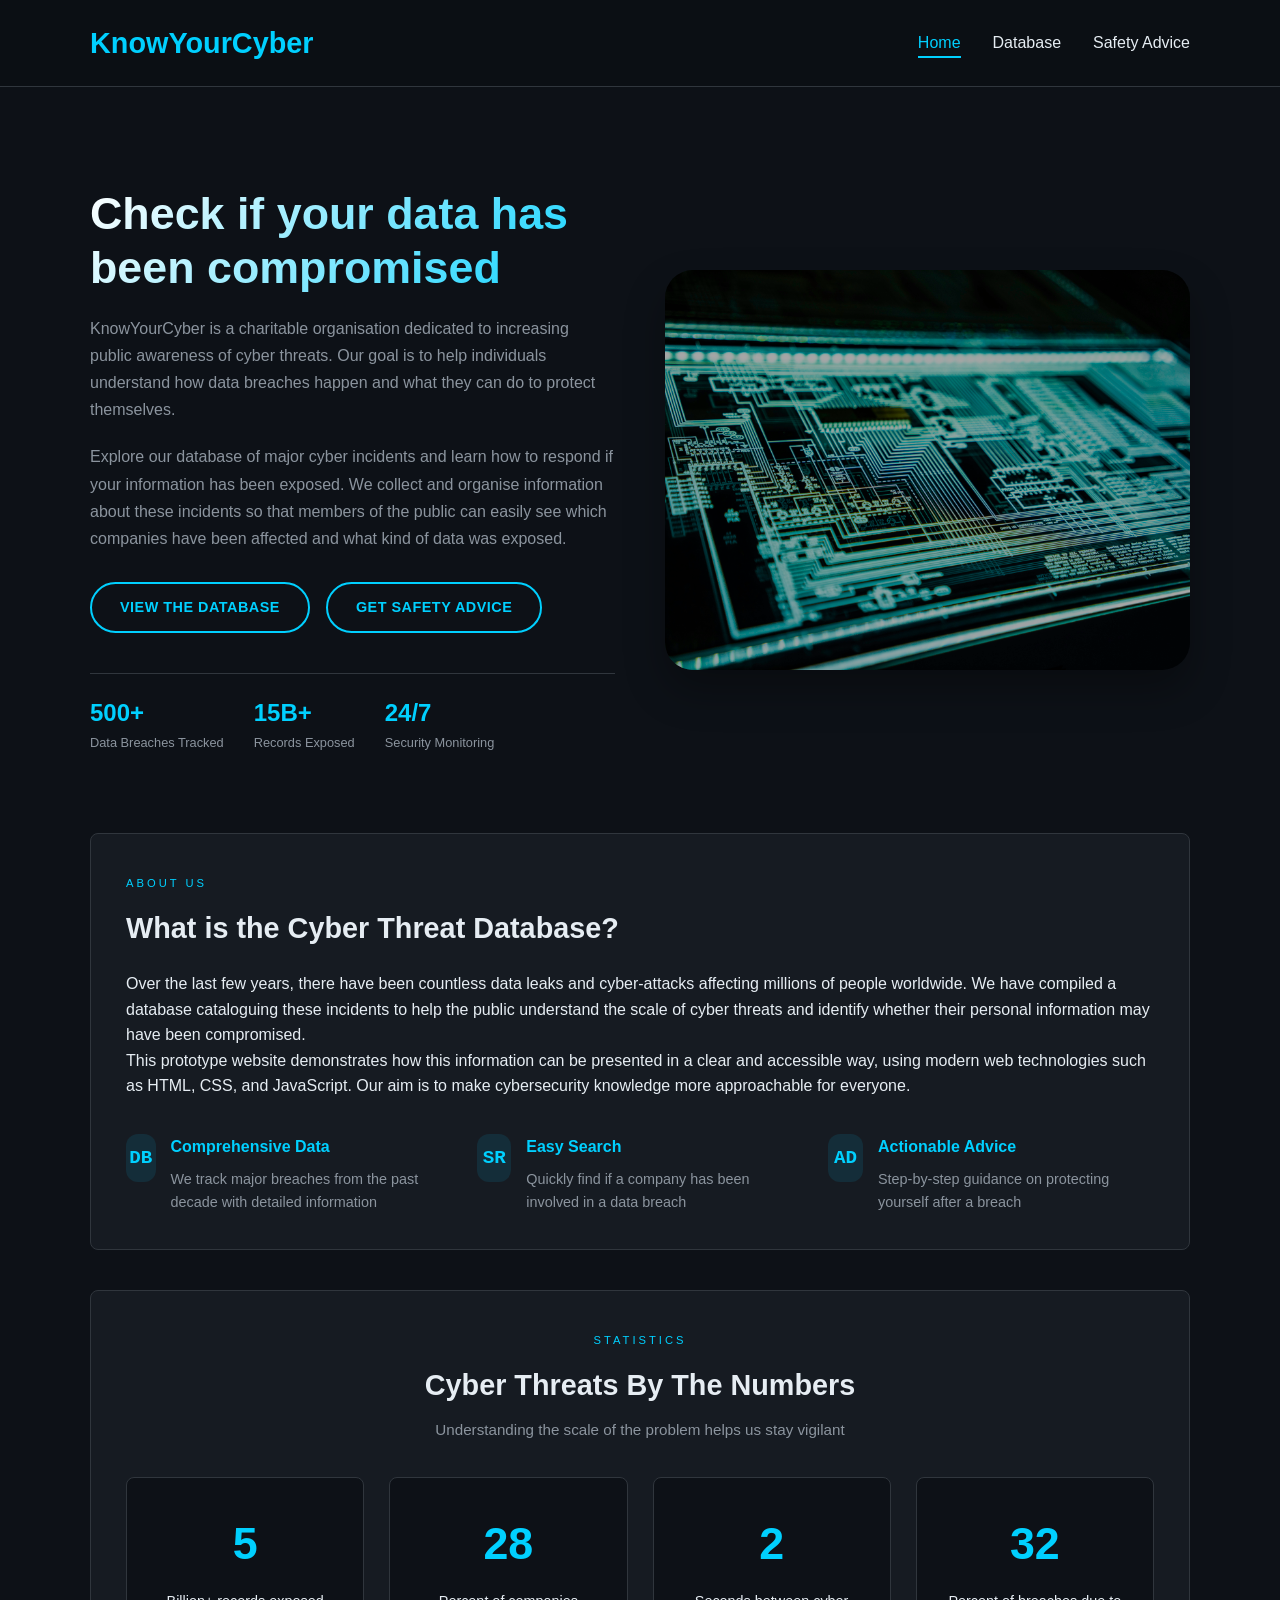
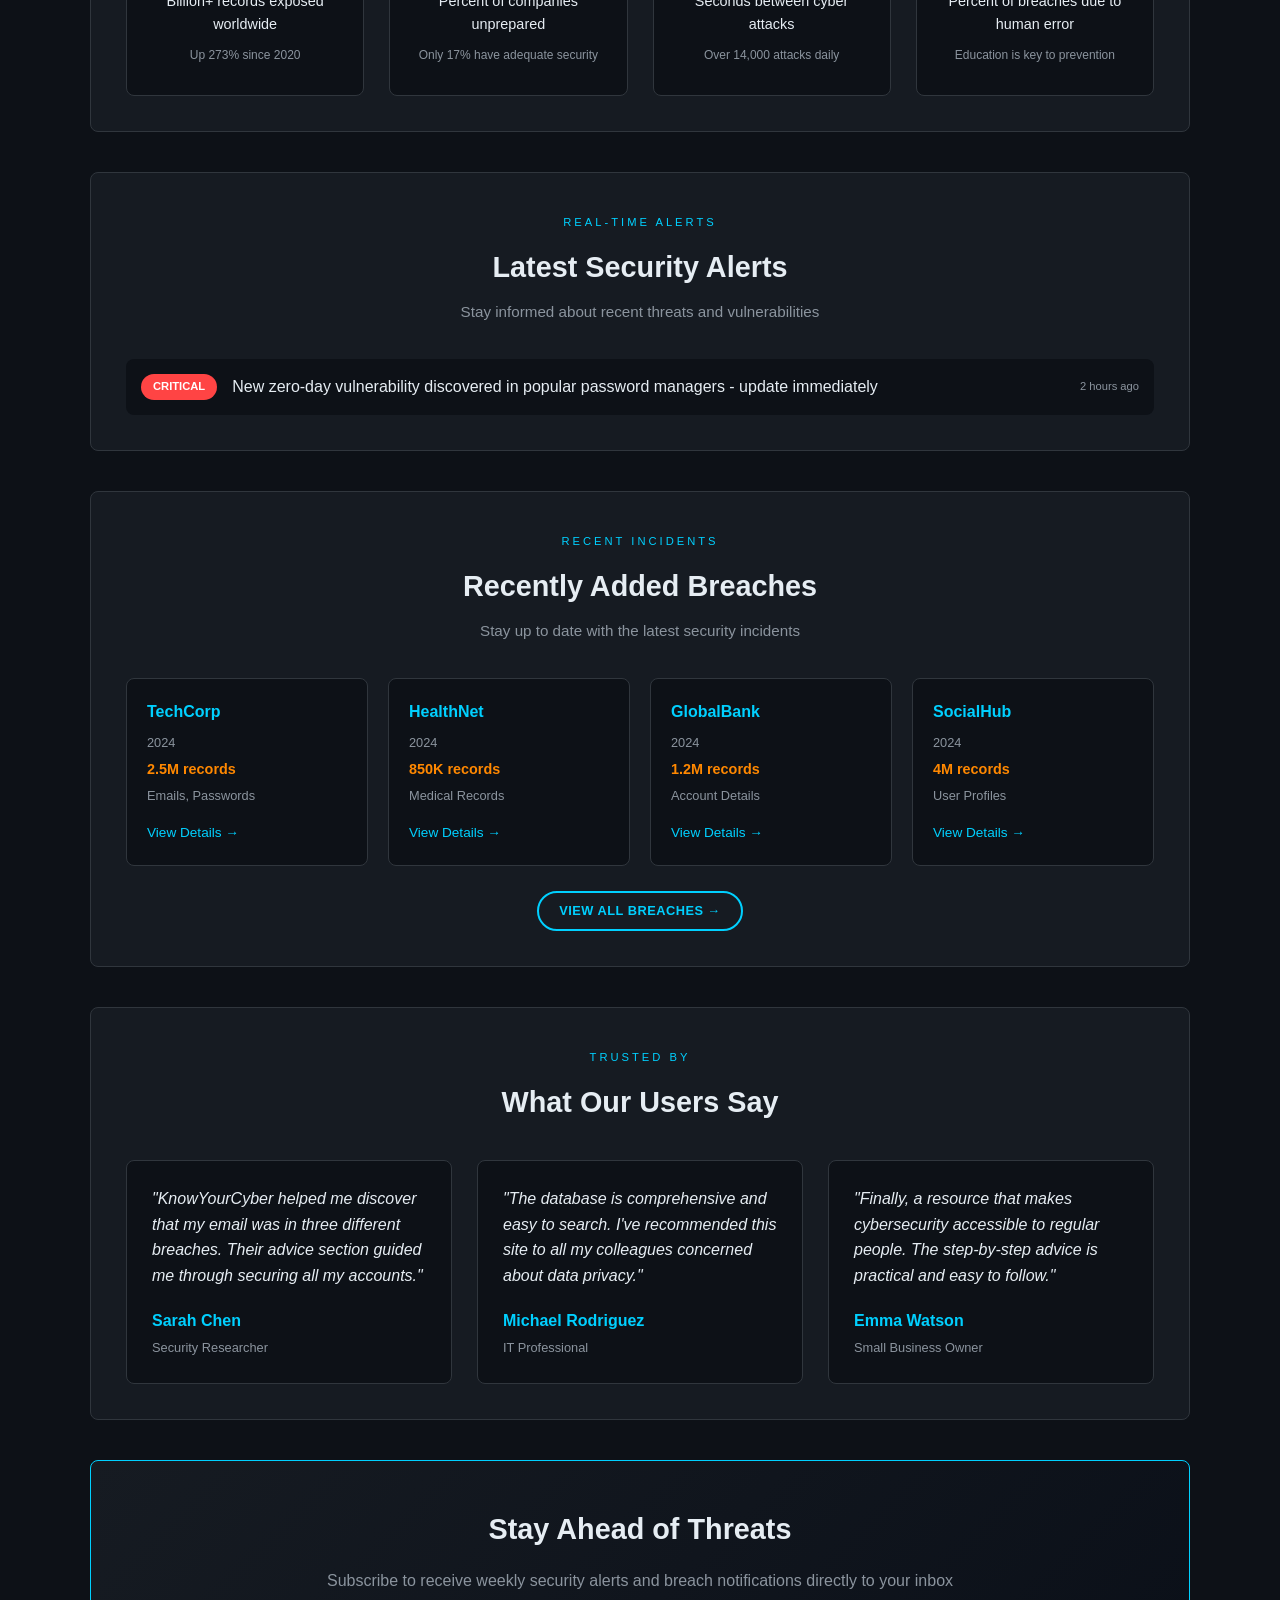
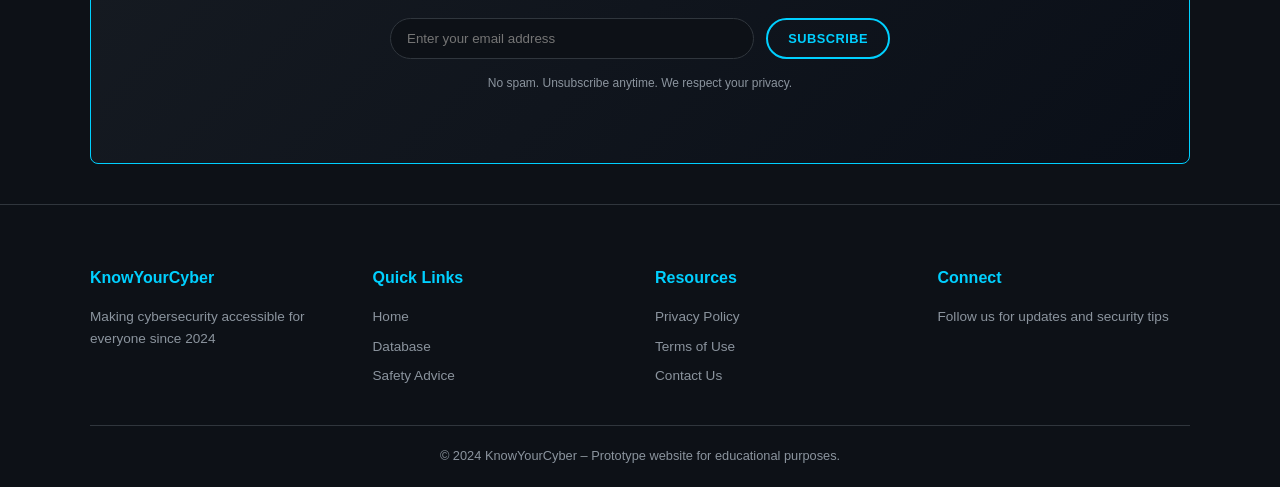
<file: index.html>
<!DOCTYPE html>
<html lang="en">
<head>
    <meta charset="UTF-8">
    <title>KnowYourCyber – Home</title>
    <link rel="stylesheet" href="css/global.css">
    <link rel="stylesheet" href="css/index.css">
    <link rel="stylesheet" href="css/transitions.css">
    <link rel="icon" type="image/svg+xml" href="data:image/svg+xml,%3Csvg xmlns='http://www.w3.org/2000/svg' viewBox='0 0 100 100'%3E%3Crect width='100' height='100' fill='%230d1117'/%3E%3Cpath d='M50 15 L85 30 L85 50 C85 75 70 88 50 92 C30 88 15 75 15 50 L15 30 L50 15Z' fill='none' stroke='%2300d0ff' stroke-width='4' stroke-linejoin='round'/%3E%3Ccircle cx='50' cy='55' r='10' fill='%2300d0ff'/%3E%3C/svg%3E">
</head>
<body>

<!-- ===========================
     HEADER + NAVIGATION
     =========================== -->
<header>
    <div class="container header-content">
        <h1>KnowYourCyber</h1>
        <nav>
            <a href="index.html" class="nav-link">Home</a>
            <a href="database.html" class="nav-link">Database</a>
            <a href="advice.html" class="nav-link">Safety Advice</a>
        </nav>
    </div>
</header>

<!-- ===========================
     MAIN CONTENT
     =========================== -->
<main class="container">

    <!-- ===========================
         HERO SECTION
         =========================== -->
    <section class="hero">
        <div class="hero-text">
            <h2>Check if your data has been compromised</h2>
            <p>
                KnowYourCyber is a charitable organisation dedicated to increasing public awareness of cyber threats.
                Our goal is to help individuals understand how data breaches happen and what they can do to protect
                themselves.
            </p>
            <p>
                Explore our database of major cyber incidents and learn how to respond if your information has been
                exposed. We collect and organise information about these incidents so that members of the public
                can easily see which companies have been affected and what kind of data was exposed.
            </p>
            <div class="hero-buttons">
                <a href="database.html" class="cyber-btn">View the Database</a>
                <a href="advice.html" class="cyber-btn">Get Safety Advice</a>
            </div>
            <div class="hero-stats">
                <div class="hero-stat">
                    <span class="hero-stat-number">500+</span>
                    <span class="hero-stat-label">Data Breaches Tracked</span>
                </div>
                <div class="hero-stat">
                    <span class="hero-stat-number">15B+</span>
                    <span class="hero-stat-label">Records Exposed</span>
                </div>
                <div class="hero-stat">
                    <span class="hero-stat-number">24/7</span>
                    <span class="hero-stat-label">Security Monitoring</span>
                </div>
            </div>
        </div>
        <div class="hero-image" oncontextmenu="return false;">
            <div class="shield-overlay"></div>
        </div>
    </section>

    <!-- ===========================
         INTRO SECTION
         =========================== -->
    <section class="intro">
        <div class="intro-header">
            <span class="section-badge">About Us</span>
            <h3>What is the Cyber Threat Database?</h3>
        </div>
        <p>
            Over the last few years, there have been countless data leaks and cyber-attacks affecting millions of
            people worldwide. We have compiled a database cataloguing these incidents to help the public understand
            the scale of cyber threats and identify whether their personal information may have been compromised.
        </p>
        <p>
            This prototype website demonstrates how this information can be presented in a clear and accessible way,
            using modern web technologies such as HTML, CSS, and JavaScript. Our aim is to make cybersecurity
            knowledge more approachable for everyone.
        </p>
        <div class="intro-features">
            <div class="feature">
                <div class="feature-icon">DB</div>
                <div class="feature-text">
                    <h4>Comprehensive Data</h4>
                    <p>We track major breaches from the past decade with detailed information</p>
                </div>
            </div>
            <div class="feature">
                <div class="feature-icon">SR</div>
                <div class="feature-text">
                    <h4>Easy Search</h4>
                    <p>Quickly find if a company has been involved in a data breach</p>
                </div>
            </div>
            <div class="feature">
                <div class="feature-icon">AD</div>
                <div class="feature-text">
                    <h4>Actionable Advice</h4>
                    <p>Step-by-step guidance on protecting yourself after a breach</p>
                </div>
            </div>
        </div>
    </section>

    <!-- ===========================
         STATS SECTION
         =========================== -->
    <section class="stats-section">
        <div class="section-header">
            <span class="section-badge">Statistics</span>
            <h3>Cyber Threats By The Numbers</h3>
            <p>Understanding the scale of the problem helps us stay vigilant</p>
        </div>
        <div class="stats-grid">
            <div class="stat-card">
                <div class="stat-number" data-target="15">0</div>
                <div class="stat-label">Billion+ records exposed worldwide</div>
                <div class="stat-trend">Up 273% since 2020</div>
            </div>
            <div class="stat-card">
                <div class="stat-number" data-target="83">0</div>
                <div class="stat-label">Percent of companies unprepared</div>
                <div class="stat-trend">Only 17% have adequate security</div>
            </div>
            <div class="stat-card">
                <div class="stat-number" data-target="6">0</div>
                <div class="stat-label">Seconds between cyber attacks</div>
                <div class="stat-trend">Over 14,000 attacks daily</div>
            </div>
            <div class="stat-card">
                <div class="stat-number" data-target="95">0</div>
                <div class="stat-label">Percent of breaches due to human error</div>
                <div class="stat-trend">Education is key to prevention</div>
            </div>
        </div>
    </section>

    <!-- ===========================
         LATEST UPDATES SECTION
         =========================== -->
    <section class="updates-section">
        <div class="section-header">
            <span class="section-badge">Real-time Alerts</span>
            <h3>Latest Security Alerts</h3>
            <p>Stay informed about recent threats and vulnerabilities</p>
        </div>
        <div class="alert-ticker">
            <div class="alert-item">
                <span class="alert-badge critical">CRITICAL</span>
                <span class="alert-text">New zero-day vulnerability discovered in popular password managers - update immediately</span>
                <span class="alert-time">2 hours ago</span>
            </div>
            <div class="alert-item">
                <span class="alert-badge high">HIGH</span>
                <span class="alert-text">Major social media platform discloses breach affecting 50M users - check your email</span>
                <span class="alert-time">1 day ago</span>
            </div>
            <div class="alert-item">
                <span class="alert-badge medium">MEDIUM</span>
                <span class="alert-text">New phishing campaign impersonating banking institutions - verify links before clicking</span>
                <span class="alert-time">3 days ago</span>
            </div>
            <div class="alert-item">
                <span class="alert-badge high">HIGH</span>
                <span class="alert-text">Ransomware group targets healthcare sector - backup critical data</span>
                <span class="alert-time">5 days ago</span>
            </div>
        </div>
    </section>

    <!-- ===========================
         RECENT BREACHES SECTION
         =========================== -->
    <section class="recent-breaches">
        <div class="section-header">
            <span class="section-badge">Recent Incidents</span>
            <h3>Recently Added Breaches</h3>
            <p>Stay up to date with the latest security incidents</p>
        </div>
        <div class="recent-grid" id="recentBreachesGrid"></div>
        <div class="view-all">
            <a href="database.html" class="cyber-btn small">View All Breaches →</a>
        </div>
    </section>

    <!-- ===========================
         TESTIMONIALS SECTION
         =========================== -->
    <section class="testimonials">
        <div class="section-header">
            <span class="section-badge">Trusted By</span>
            <h3>What Our Users Say</h3>
        </div>
        <div class="testimonial-grid">
            <div class="testimonial-card">
                <div class="testimonial-text">"KnowYourCyber helped me discover that my email was in three different breaches. Their advice section guided me through securing all my accounts."</div>
                <div class="testimonial-author">
                    <div class="author-name">Sarah Chen</div>
                    <div class="author-title">Security Researcher</div>
                </div>
            </div>
            <div class="testimonial-card">
                <div class="testimonial-text">"The database is comprehensive and easy to search. I've recommended this site to all my colleagues concerned about data privacy."</div>
                <div class="testimonial-author">
                    <div class="author-name">Michael Rodriguez</div>
                    <div class="author-title">IT Professional</div>
                </div>
            </div>
            <div class="testimonial-card">
                <div class="testimonial-text">"Finally, a resource that makes cybersecurity accessible to regular people. The step-by-step advice is practical and easy to follow."</div>
                <div class="testimonial-author">
                    <div class="author-name">Emma Watson</div>
                    <div class="author-title">Small Business Owner</div>
                </div>
            </div>
        </div>
    </section>

    <!-- ===========================
         NEWSLETTER SECTION
         =========================== -->
    <section class="newsletter">
        <div class="newsletter-content">
            <h3>Stay Ahead of Threats</h3>
            <p>Subscribe to receive weekly security alerts and breach notifications directly to your inbox</p>
            <form class="newsletter-form" id="newsletterForm">
                <input type="email" placeholder="Enter your email address" required>
                <button type="submit" class="cyber-btn small">Subscribe</button>
            </form>
            <p class="newsletter-note">No spam. Unsubscribe anytime. We respect your privacy.</p>
        </div>
    </section>

</main>

<!-- ===========================
     FOOTER
     =========================== -->
<footer>
    <div class="container">
        <div class="footer-content">
            <div class="footer-section">
                <h4>KnowYourCyber</h4>
                <p>Making cybersecurity accessible for everyone since 2024</p>
            </div>
            <div class="footer-section">
                <h4>Quick Links</h4>
                <a href="index.html">Home</a>
                <a href="database.html">Database</a>
                <a href="advice.html">Safety Advice</a>
            </div>
            <div class="footer-section">
                <h4>Resources</h4>
                <a href="#">Privacy Policy</a>
                <a href="#">Terms of Use</a>
                <a href="#">Contact Us</a>
            </div>
            <div class="footer-section">
                <h4>Connect</h4>
                <p>Follow us for updates and security tips</p>
            </div>
        </div>
        <div class="footer-bottom">
            <p>&#169; 2024 KnowYourCyber – Prototype website for educational purposes.</p>
        </div>
    </div>
</footer>

<!-- ===========================
     SCRIPTS
     =========================== -->
<!-- core systems -->
<script src="scripts/core/cache.js"></script>
<script src="scripts/core/router.js"></script>
<script src="scripts/core/scriptLoader.js"></script>
<script src="scripts/core/transitions.js"></script>
<script src="scripts/main.js"></script>

<!-- global alert -->
<script src="scripts/ui/globalAlert.js"></script>

<!-- newsletter handler -->
<script src="scripts/ui/newsletter.js"></script>

<!-- home animations -->
<script src="scripts/animations/homeAnimations.js"></script>
</body>
</html>
</file>
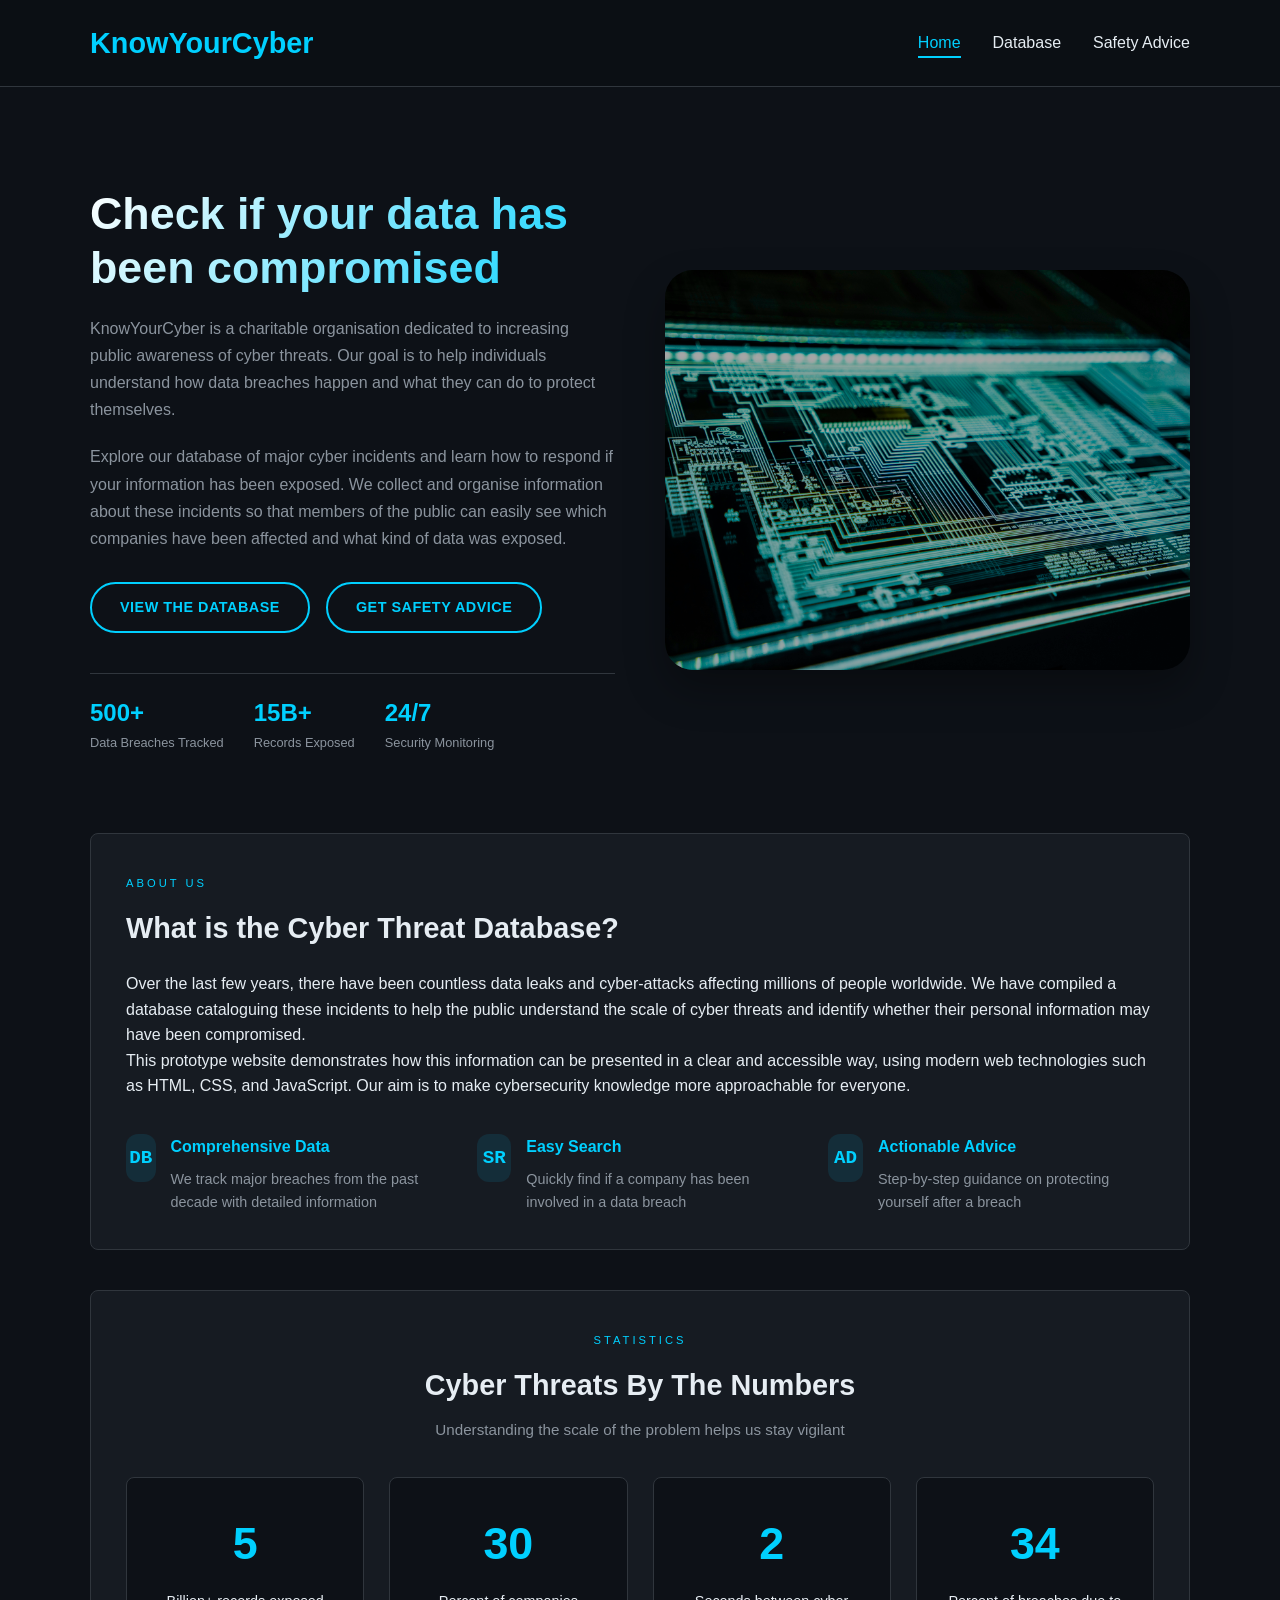
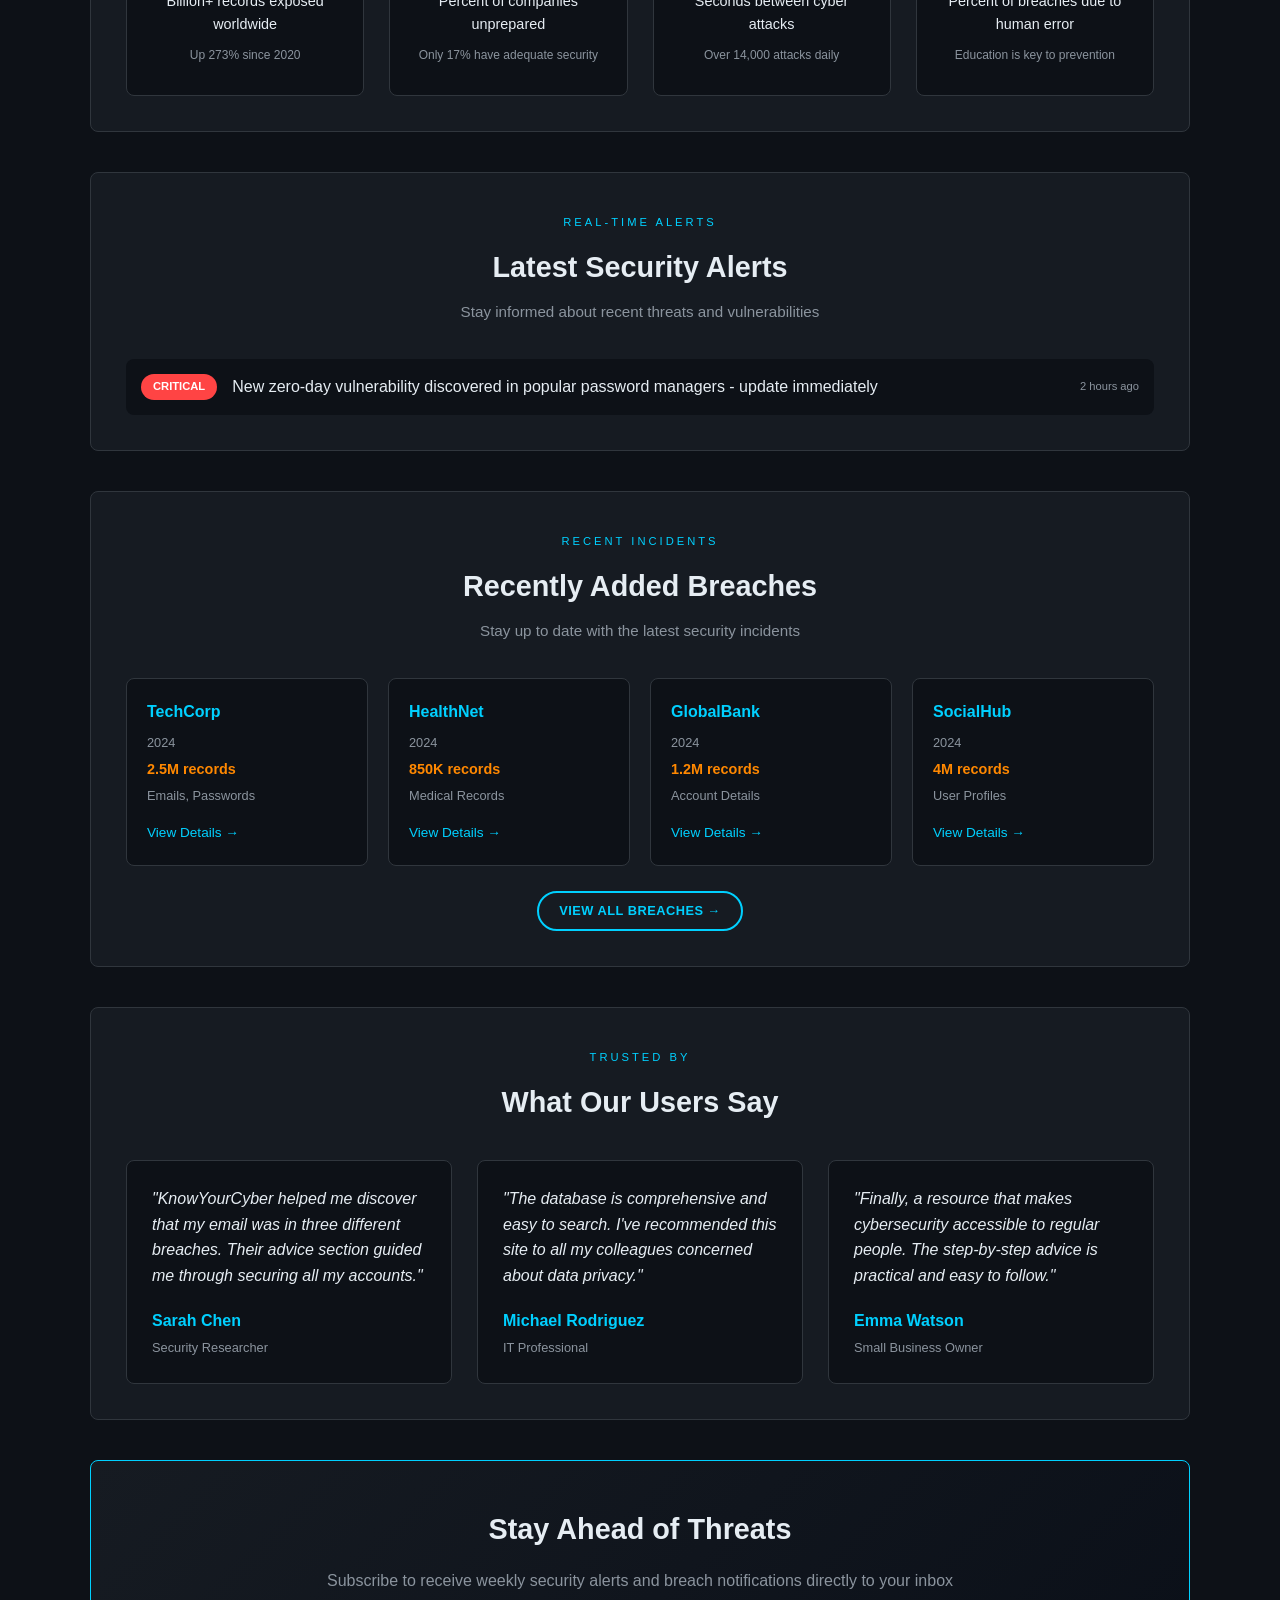
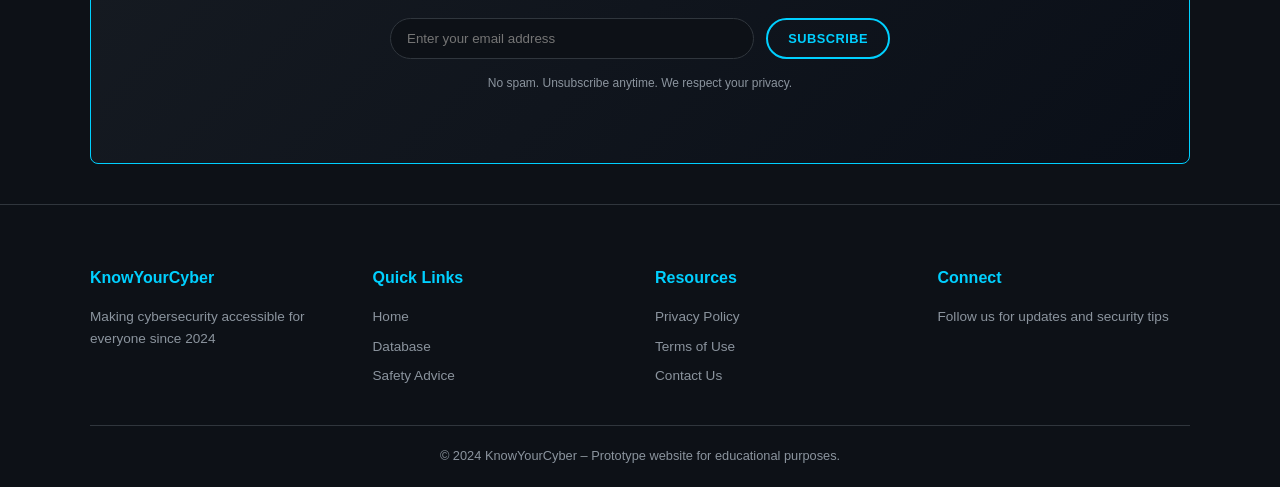
<file: html/index.html>
<!DOCTYPE html>
<html lang="en">
<head>
    <meta charset="UTF-8">
    <title>KnowYourCyber – Home</title>
    <link rel="stylesheet" href="../css/global.css">
    <link rel="stylesheet" href="../css/index.css">
    <link rel="stylesheet" href="../css/transitions.css">
    <link rel="icon" type="image/svg+xml" href="data:image/svg+xml,%3Csvg xmlns='http://www.w3.org/2000/svg' viewBox='0 0 100 100'%3E%3Crect width='100' height='100' fill='%230d1117'/%3E%3Cpath d='M50 15 L85 30 L85 50 C85 75 70 88 50 92 C30 88 15 75 15 50 L15 30 L50 15Z' fill='none' stroke='%2300d0ff' stroke-width='4' stroke-linejoin='round'/%3E%3Ccircle cx='50' cy='55' r='10' fill='%2300d0ff'/%3E%3C/svg%3E">
</head>
<body>

<!-- ===========================
     HEADER + NAVIGATION
     =========================== -->
<header>
    <div class="container header-content">
        <h1>KnowYourCyber</h1>
        <nav>
            <a href="index.html" class="nav-link">Home</a>
            <a href="database.html" class="nav-link">Database</a>
            <a href="advice.html" class="nav-link">Safety Advice</a>
        </nav>
    </div>
</header>

<!-- ===========================
     MAIN CONTENT
     =========================== -->
<main class="container">

    <!-- ===========================
         HERO SECTION
         =========================== -->
    <section class="hero">
        <div class="hero-text">
            <h2>Check if your data has been compromised</h2>
            <p>
                KnowYourCyber is a charitable organisation dedicated to increasing public awareness of cyber threats.
                Our goal is to help individuals understand how data breaches happen and what they can do to protect
                themselves.
            </p>
            <p>
                Explore our database of major cyber incidents and learn how to respond if your information has been
                exposed. We collect and organise information about these incidents so that members of the public
                can easily see which companies have been affected and what kind of data was exposed.
            </p>
            <div class="hero-buttons">
                <a href="database.html" class="cyber-btn">View the Database</a>
                <a href="advice.html" class="cyber-btn">Get Safety Advice</a>
            </div>
            <div class="hero-stats">
                <div class="hero-stat">
                    <span class="hero-stat-number">500+</span>
                    <span class="hero-stat-label">Data Breaches Tracked</span>
                </div>
                <div class="hero-stat">
                    <span class="hero-stat-number">15B+</span>
                    <span class="hero-stat-label">Records Exposed</span>
                </div>
                <div class="hero-stat">
                    <span class="hero-stat-number">24/7</span>
                    <span class="hero-stat-label">Security Monitoring</span>
                </div>
            </div>
        </div>
        <div class="hero-image" oncontextmenu="return false;">
            <div class="shield-overlay"></div>
        </div>
    </section>

    <!-- ===========================
         INTRO SECTION
         =========================== -->
    <section class="intro">
        <div class="intro-header">
            <span class="section-badge">About Us</span>
            <h3>What is the Cyber Threat Database?</h3>
        </div>
        <p>
            Over the last few years, there have been countless data leaks and cyber-attacks affecting millions of
            people worldwide. We have compiled a database cataloguing these incidents to help the public understand
            the scale of cyber threats and identify whether their personal information may have been compromised.
        </p>
        <p>
            This prototype website demonstrates how this information can be presented in a clear and accessible way,
            using modern web technologies such as HTML, CSS, and JavaScript. Our aim is to make cybersecurity
            knowledge more approachable for everyone.
        </p>
        <div class="intro-features">
            <div class="feature">
                <div class="feature-icon">DB</div>
                <div class="feature-text">
                    <h4>Comprehensive Data</h4>
                    <p>We track major breaches from the past decade with detailed information</p>
                </div>
            </div>
            <div class="feature">
                <div class="feature-icon">SR</div>
                <div class="feature-text">
                    <h4>Easy Search</h4>
                    <p>Quickly find if a company has been involved in a data breach</p>
                </div>
            </div>
            <div class="feature">
                <div class="feature-icon">AD</div>
                <div class="feature-text">
                    <h4>Actionable Advice</h4>
                    <p>Step-by-step guidance on protecting yourself after a breach</p>
                </div>
            </div>
        </div>
    </section>

    <!-- ===========================
         STATS SECTION
         =========================== -->
    <section class="stats-section">
        <div class="section-header">
            <span class="section-badge">Statistics</span>
            <h3>Cyber Threats By The Numbers</h3>
            <p>Understanding the scale of the problem helps us stay vigilant</p>
        </div>
        <div class="stats-grid">
            <div class="stat-card">
                <div class="stat-number" data-target="15">0</div>
                <div class="stat-label">Billion+ records exposed worldwide</div>
                <div class="stat-trend">Up 273% since 2020</div>
            </div>
            <div class="stat-card">
                <div class="stat-number" data-target="83">0</div>
                <div class="stat-label">Percent of companies unprepared</div>
                <div class="stat-trend">Only 17% have adequate security</div>
            </div>
            <div class="stat-card">
                <div class="stat-number" data-target="6">0</div>
                <div class="stat-label">Seconds between cyber attacks</div>
                <div class="stat-trend">Over 14,000 attacks daily</div>
            </div>
            <div class="stat-card">
                <div class="stat-number" data-target="95">0</div>
                <div class="stat-label">Percent of breaches due to human error</div>
                <div class="stat-trend">Education is key to prevention</div>
            </div>
        </div>
    </section>

    <!-- ===========================
         LATEST UPDATES SECTION
         =========================== -->
    <section class="updates-section">
        <div class="section-header">
            <span class="section-badge">Real-time Alerts</span>
            <h3>Latest Security Alerts</h3>
            <p>Stay informed about recent threats and vulnerabilities</p>
        </div>
        <div class="alert-ticker">
            <div class="alert-item">
                <span class="alert-badge critical">CRITICAL</span>
                <span class="alert-text">New zero-day vulnerability discovered in popular password managers - update immediately</span>
                <span class="alert-time">2 hours ago</span>
            </div>
            <div class="alert-item">
                <span class="alert-badge high">HIGH</span>
                <span class="alert-text">Major social media platform discloses breach affecting 50M users - check your email</span>
                <span class="alert-time">1 day ago</span>
            </div>
            <div class="alert-item">
                <span class="alert-badge medium">MEDIUM</span>
                <span class="alert-text">New phishing campaign impersonating banking institutions - verify links before clicking</span>
                <span class="alert-time">3 days ago</span>
            </div>
            <div class="alert-item">
                <span class="alert-badge high">HIGH</span>
                <span class="alert-text">Ransomware group targets healthcare sector - backup critical data</span>
                <span class="alert-time">5 days ago</span>
            </div>
        </div>
    </section>

    <!-- ===========================
         RECENT BREACHES SECTION
         =========================== -->
    <section class="recent-breaches">
        <div class="section-header">
            <span class="section-badge">Recent Incidents</span>
            <h3>Recently Added Breaches</h3>
            <p>Stay up to date with the latest security incidents</p>
        </div>
        <div class="recent-grid" id="recentBreachesGrid"></div>
        <div class="view-all">
            <a href="database.html" class="cyber-btn small">View All Breaches →</a>
        </div>
    </section>

    <!-- ===========================
         TESTIMONIALS SECTION
         =========================== -->
    <section class="testimonials">
        <div class="section-header">
            <span class="section-badge">Trusted By</span>
            <h3>What Our Users Say</h3>
        </div>
        <div class="testimonial-grid">
            <div class="testimonial-card">
                <div class="testimonial-text">"KnowYourCyber helped me discover that my email was in three different breaches. Their advice section guided me through securing all my accounts."</div>
                <div class="testimonial-author">
                    <div class="author-name">Sarah Chen</div>
                    <div class="author-title">Security Researcher</div>
                </div>
            </div>
            <div class="testimonial-card">
                <div class="testimonial-text">"The database is comprehensive and easy to search. I've recommended this site to all my colleagues concerned about data privacy."</div>
                <div class="testimonial-author">
                    <div class="author-name">Michael Rodriguez</div>
                    <div class="author-title">IT Professional</div>
                </div>
            </div>
            <div class="testimonial-card">
                <div class="testimonial-text">"Finally, a resource that makes cybersecurity accessible to regular people. The step-by-step advice is practical and easy to follow."</div>
                <div class="testimonial-author">
                    <div class="author-name">Emma Watson</div>
                    <div class="author-title">Small Business Owner</div>
                </div>
            </div>
        </div>
    </section>

    <!-- ===========================
         NEWSLETTER SECTION
         =========================== -->
    <section class="newsletter">
        <div class="newsletter-content">
            <h3>Stay Ahead of Threats</h3>
            <p>Subscribe to receive weekly security alerts and breach notifications directly to your inbox</p>
            <form class="newsletter-form" id="newsletterForm">
                <input type="email" placeholder="Enter your email address" required>
                <button type="submit" class="cyber-btn small">Subscribe</button>
            </form>
            <p class="newsletter-note">No spam. Unsubscribe anytime. We respect your privacy.</p>
        </div>
    </section>

</main>

<!-- ===========================
     FOOTER
     =========================== -->
<footer>
    <div class="container">
        <div class="footer-content">
            <div class="footer-section">
                <h4>KnowYourCyber</h4>
                <p>Making cybersecurity accessible for everyone since 2024</p>
            </div>
            <div class="footer-section">
                <h4>Quick Links</h4>
                <a href="index.html">Home</a>
                <a href="database.html">Database</a>
                <a href="advice.html">Safety Advice</a>
            </div>
            <div class="footer-section">
                <h4>Resources</h4>
                <a href="#">Privacy Policy</a>
                <a href="#">Terms of Use</a>
                <a href="#">Contact Us</a>
            </div>
            <div class="footer-section">
                <h4>Connect</h4>
                <p>Follow us for updates and security tips</p>
            </div>
        </div>
        <div class="footer-bottom">
            <p>&#169; 2024 KnowYourCyber – Prototype website for educational purposes.</p>
        </div>
    </div>
</footer>

<!-- ===========================
     SCRIPTS
     =========================== -->
<!-- core systems -->
<script src="../scripts/core/cache.js"></script>
<script src="../scripts/core/router.js"></script>
<script src="../scripts/core/scriptLoader.js"></script>
<script src="../scripts/core/transitions.js"></script>
<script src="../scripts/main.js"></script>

<!-- global alert -->
<script src="../scripts/ui/globalAlert.js"></script>

<!-- newsletter handler -->
<script src="../scripts/ui/newsletter.js"></script>

<!-- home animations -->
<script src="../scripts/animations/homeAnimations.js"></script>
</body>
</html>
</file>
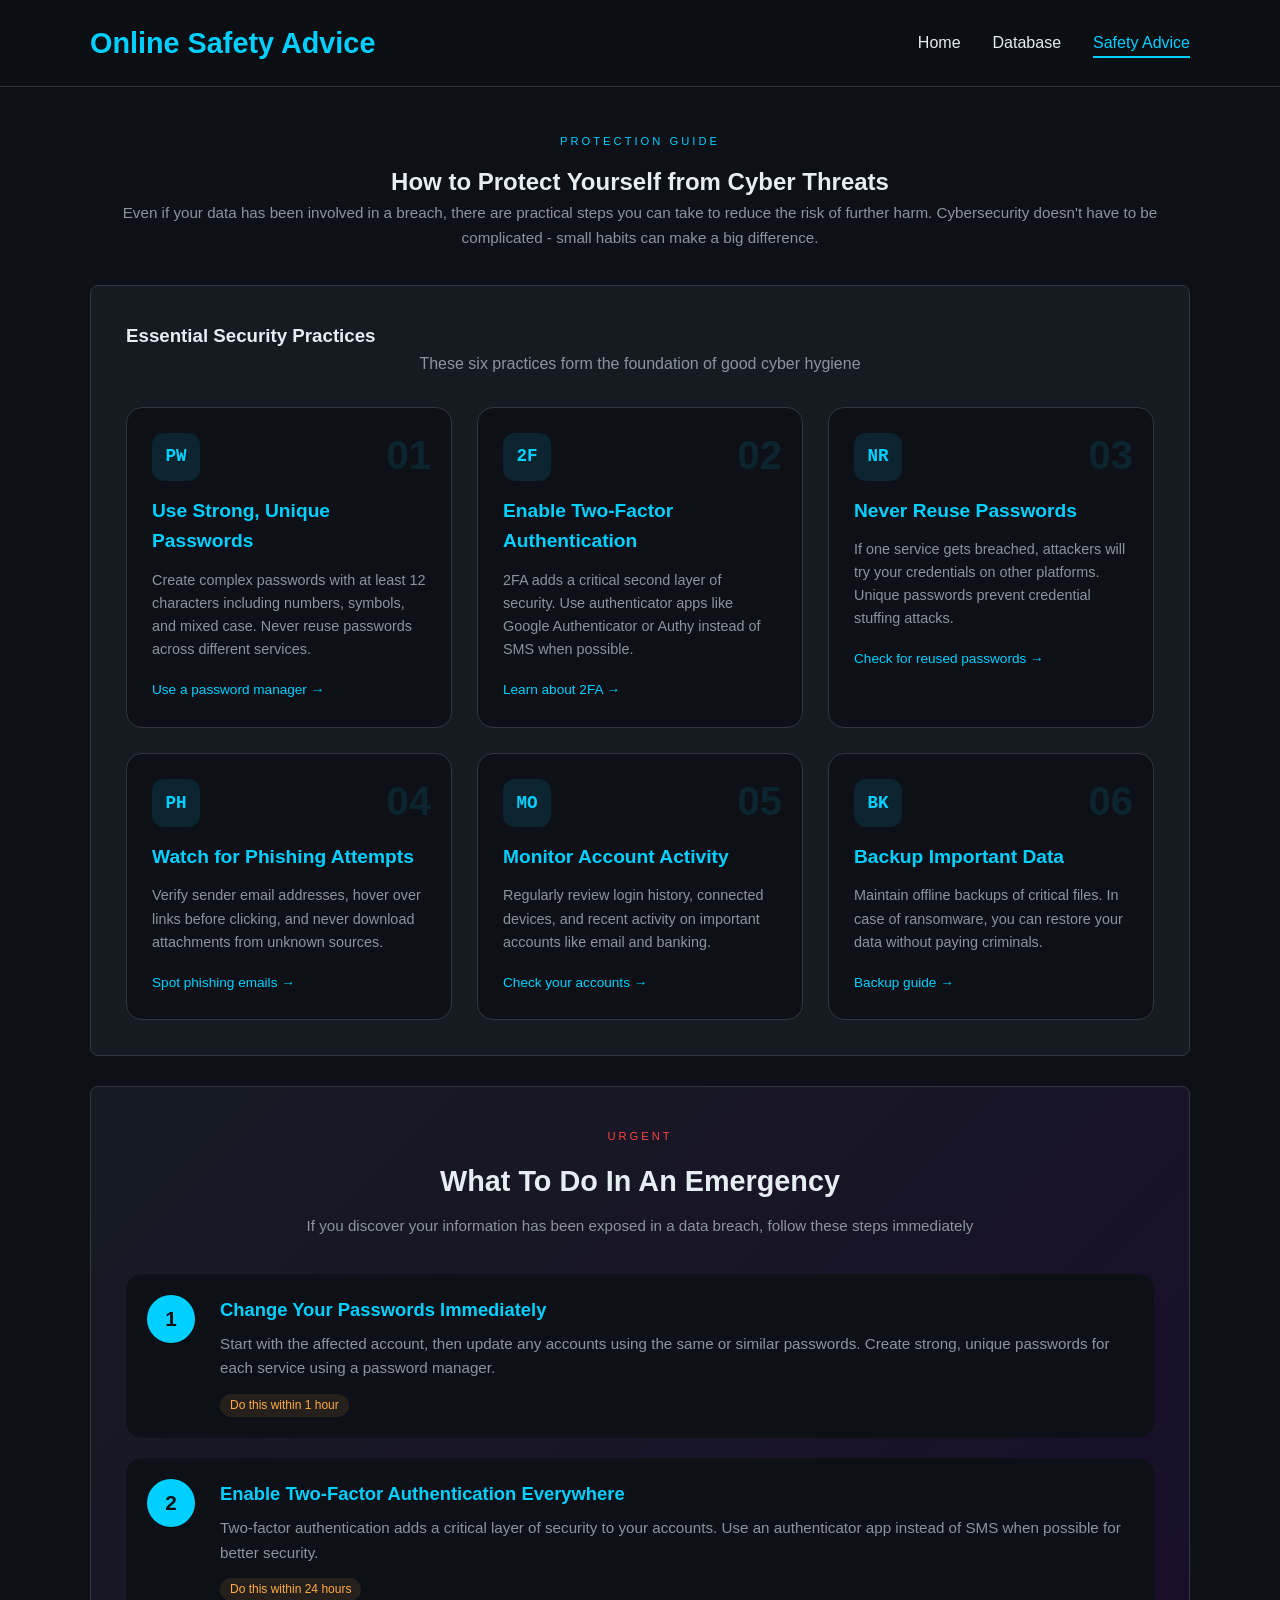
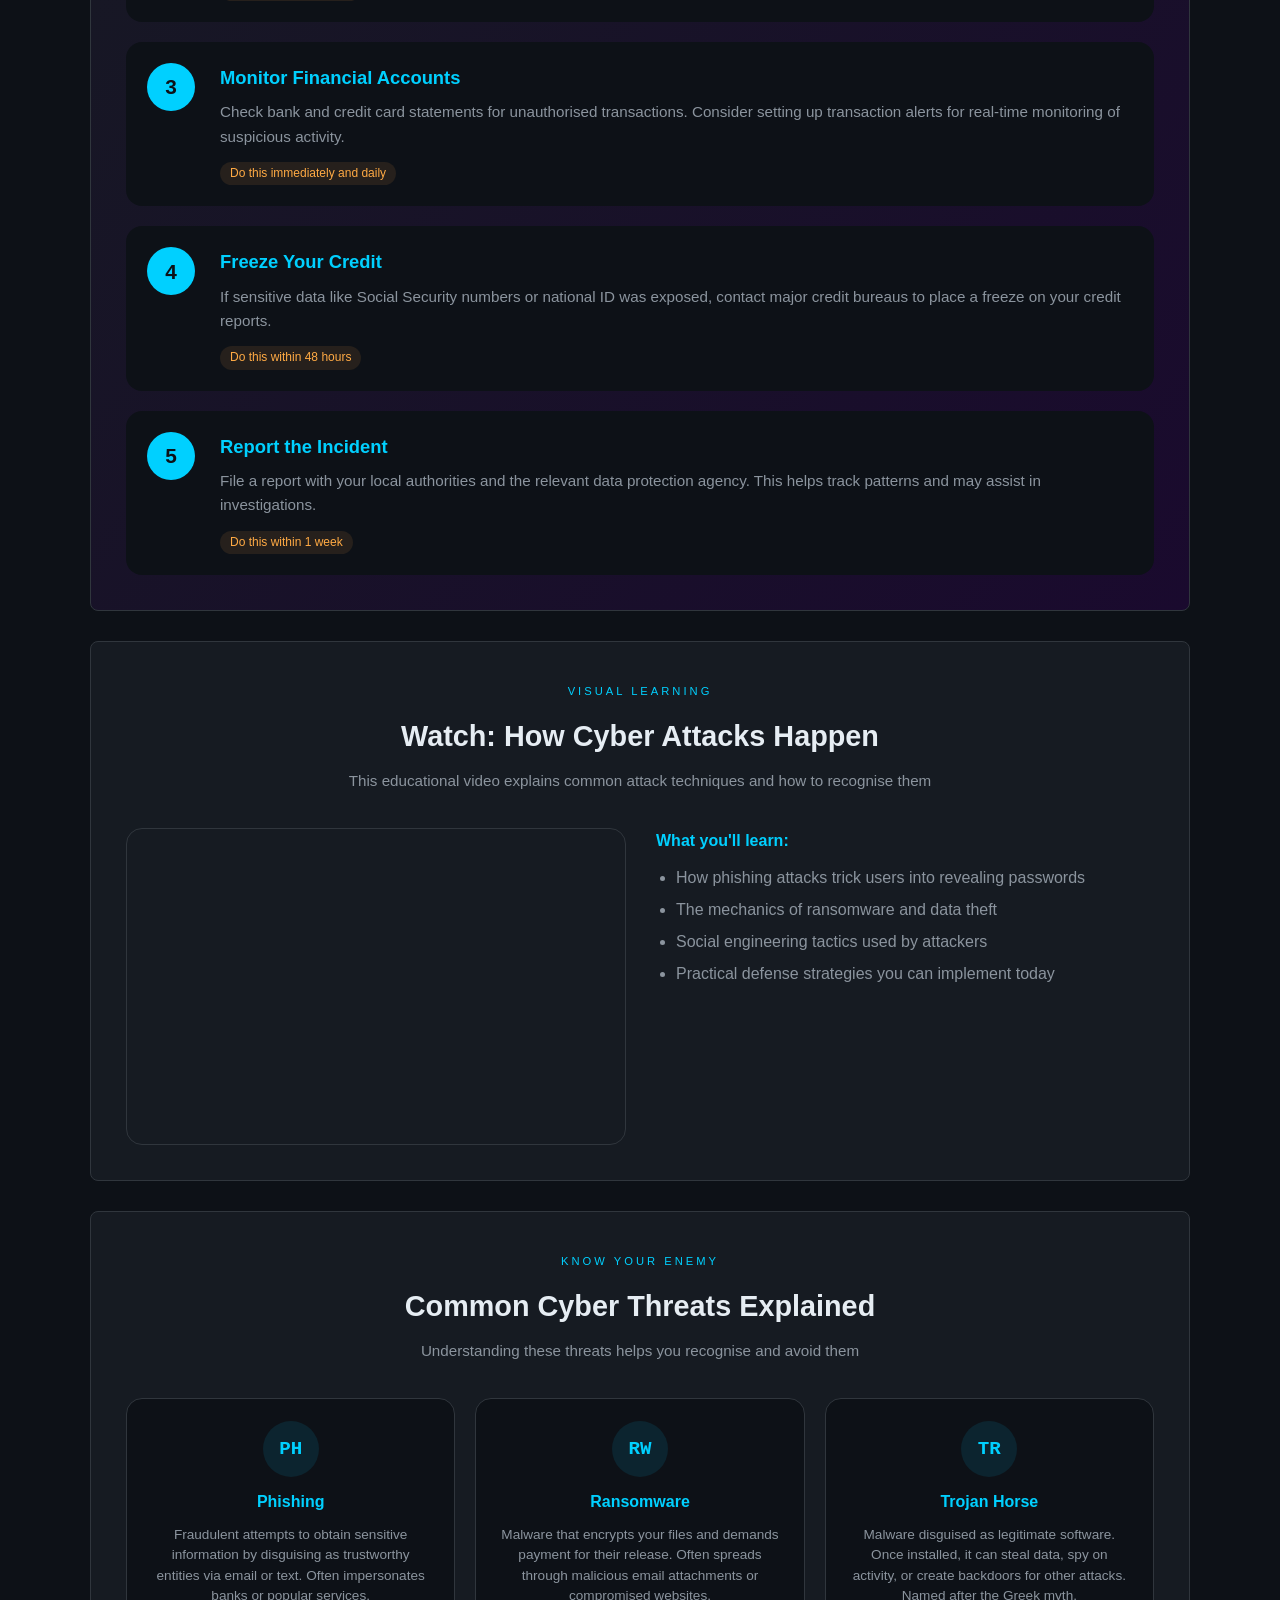
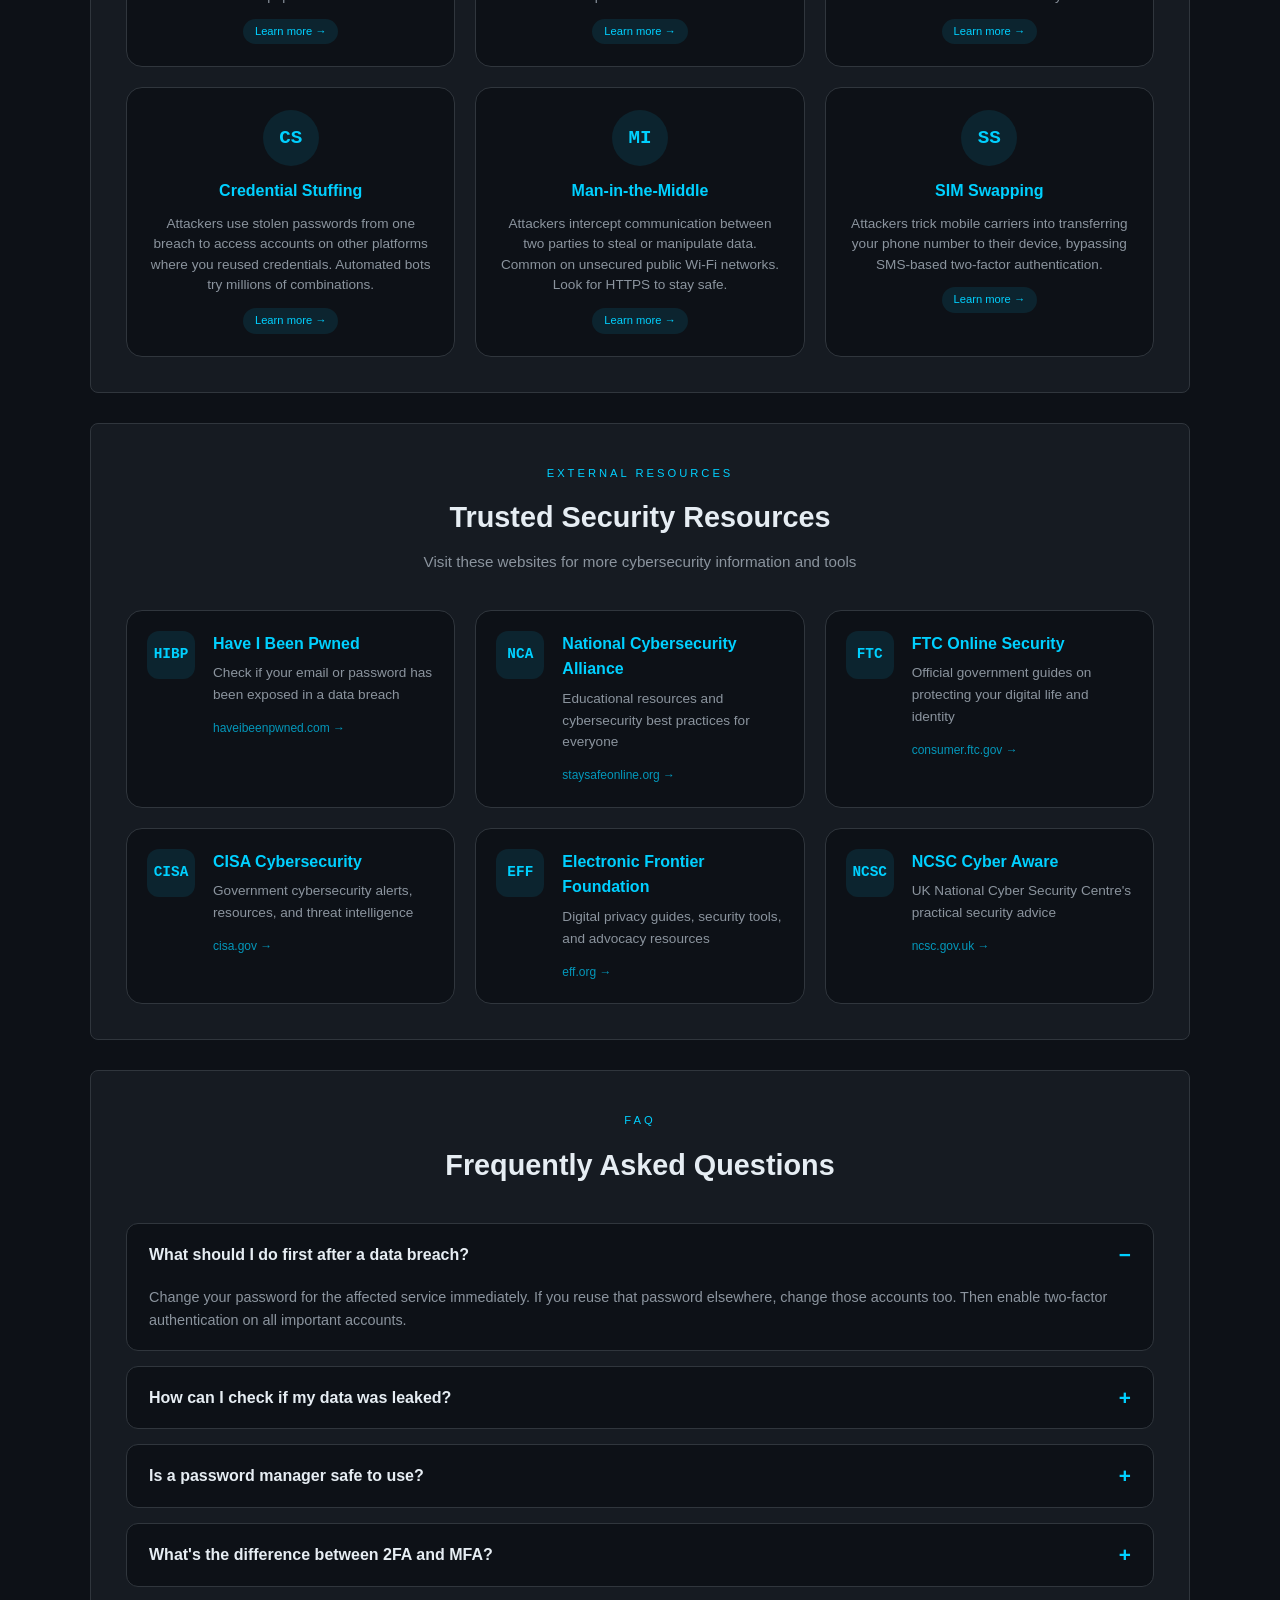
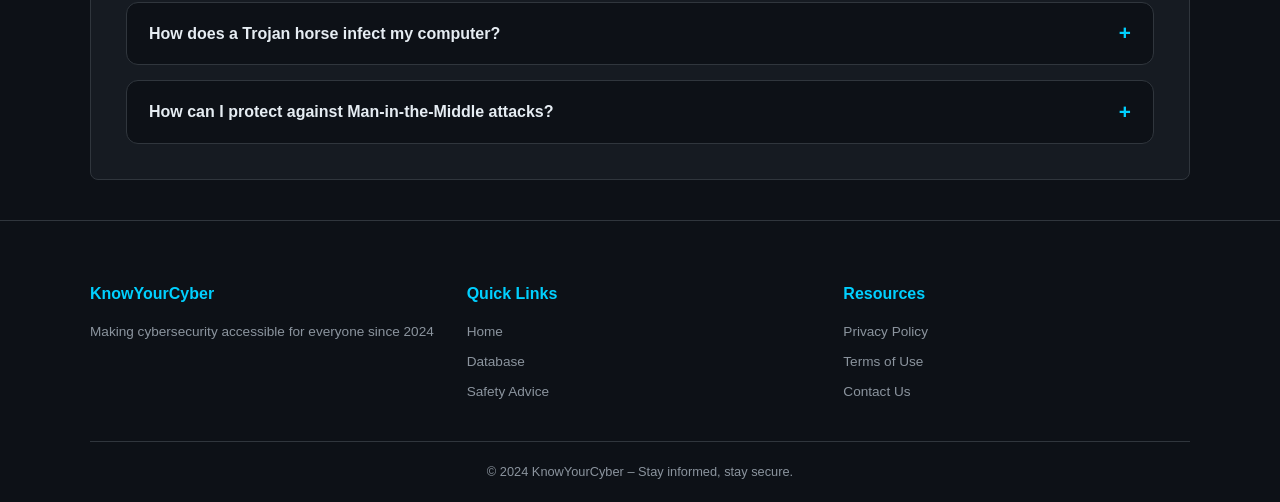
<file: advice.html>
<!DOCTYPE html>
<html lang="en">
<head>
    <meta charset="UTF-8">
    <title>KnowYourCyber – Online Safety Advice</title>
    <link rel="stylesheet" href="css/global.css">
    <link rel="stylesheet" href="css/advice.css">
    <link rel="stylesheet" href="css/transitions.css">
    <link rel="icon" type="image/svg+xml" href="data:image/svg+xml,%3Csvg xmlns='http://www.w3.org/2000/svg' viewBox='0 0 100 100'%3E%3Crect width='100' height='100' fill='%230d1117'/%3E%3Cpath d='M50 15 L85 30 L85 50 C85 75 70 88 50 92 C30 88 15 75 15 50 L15 30 L50 15Z' fill='none' stroke='%2300d0ff' stroke-width='4' stroke-linejoin='round'/%3E%3Ccircle cx='50' cy='55' r='10' fill='%2300d0ff'/%3E%3C/svg%3E">
</head>
<body>

<!-- ===========================
     HEADER + NAVIGATION
     =========================== -->
<header>
    <div class="container header-content">
        <h1>Online Safety Advice</h1>
        <nav>
            <a href="index.html" class="nav-link">Home</a>
            <a href="database.html" class="nav-link">Database</a>
            <a href="advice.html" class="nav-link">Safety Advice</a>
        </nav>
    </div>
</header>

<!-- ===========================
     MAIN CONTENT
     =========================== -->
<main class="container">

    <!-- ===========================
         HEADER SECTION
         =========================== -->
    <section class="advice-header">
        <div class="section-header">
            <span class="section-badge">Protection Guide</span>
            <h2>How to Protect Yourself from Cyber Threats</h2>
            <p>Even if your data has been involved in a breach, there are practical steps you can take to reduce the risk of further harm. Cybersecurity doesn't have to be complicated - small habits can make a big difference.</p>
        </div>
    </section>

    <!-- ===========================
         TIPS GRID SECTION - WITH WORKING BUTTONS
         =========================== -->
    <section class="tips-grid-section">
        <h3>Essential Security Practices</h3>
        <p class="section-subtitle">These six practices form the foundation of good cyber hygiene</p>
        <div class="tips-grid">
            <div class="tip-card">
                <div class="tip-number">01</div>
                <div class="tip-icon">PW</div>
                <h4>Use Strong, Unique Passwords</h4>
                <p>Create complex passwords with at least 12 characters including numbers, symbols, and mixed case. Never reuse passwords across different services.</p>
                <div class="tip-action" data-action="password-manager">Use a password manager →</div>
            </div>
            <div class="tip-card">
                <div class="tip-number">02</div>
                <div class="tip-icon">2F</div>
                <h4>Enable Two-Factor Authentication</h4>
                <p>2FA adds a critical second layer of security. Use authenticator apps like Google Authenticator or Authy instead of SMS when possible.</p>
                <div class="tip-action" data-action="2fa">Learn about 2FA →</div>
            </div>
            <div class="tip-card">
                <div class="tip-number">03</div>
                <div class="tip-icon">NR</div>
                <h4>Never Reuse Passwords</h4>
                <p>If one service gets breached, attackers will try your credentials on other platforms. Unique passwords prevent credential stuffing attacks.</p>
                <div class="tip-action" data-action="reused-passwords">Check for reused passwords →</div>
            </div>
            <div class="tip-card">
                <div class="tip-number">04</div>
                <div class="tip-icon">PH</div>
                <h4>Watch for Phishing Attempts</h4>
                <p>Verify sender email addresses, hover over links before clicking, and never download attachments from unknown sources.</p>
                <div class="tip-action" data-action="phishing">Spot phishing emails →</div>
            </div>
            <div class="tip-card">
                <div class="tip-number">05</div>
                <div class="tip-icon">MO</div>
                <h4>Monitor Account Activity</h4>
                <p>Regularly review login history, connected devices, and recent activity on important accounts like email and banking.</p>
                <div class="tip-action" data-action="account-activity">Check your accounts →</div>
            </div>
            <div class="tip-card">
                <div class="tip-number">06</div>
                <div class="tip-icon">BK</div>
                <h4>Backup Important Data</h4>
                <p>Maintain offline backups of critical files. In case of ransomware, you can restore your data without paying criminals.</p>
                <div class="tip-action" data-action="backup">Backup guide →</div>
            </div>
        </div>
    </section>

    <!-- ===========================
         EMERGENCY SECTION
         =========================== -->
    <section class="emergency-section">
        <div class="section-header">
            <span class="section-badge emergency">Urgent</span>
            <h3>What To Do In An Emergency</h3>
            <p>If you discover your information has been exposed in a data breach, follow these steps immediately</p>
        </div>
        <div class="emergency-steps">
            <div class="step">
                <div class="step-number">1</div>
                <div class="step-content">
                    <h4>Change Your Passwords Immediately</h4>
                    <p>Start with the affected account, then update any accounts using the same or similar passwords. Create strong, unique passwords for each service using a password manager.</p>
                    <div class="step-timeframe">Do this within 1 hour</div>
                </div>
            </div>
            <div class="step">
                <div class="step-number">2</div>
                <div class="step-content">
                    <h4>Enable Two-Factor Authentication Everywhere</h4>
                    <p>Two-factor authentication adds a critical layer of security to your accounts. Use an authenticator app instead of SMS when possible for better security.</p>
                    <div class="step-timeframe">Do this within 24 hours</div>
                </div>
            </div>
            <div class="step">
                <div class="step-number">3</div>
                <div class="step-content">
                    <h4>Monitor Financial Accounts</h4>
                    <p>Check bank and credit card statements for unauthorised transactions. Consider setting up transaction alerts for real-time monitoring of suspicious activity.</p>
                    <div class="step-timeframe">Do this immediately and daily</div>
                </div>
            </div>
            <div class="step">
                <div class="step-number">4</div>
                <div class="step-content">
                    <h4>Freeze Your Credit</h4>
                    <p>If sensitive data like Social Security numbers or national ID was exposed, contact major credit bureaus to place a freeze on your credit reports.</p>
                    <div class="step-timeframe">Do this within 48 hours</div>
                </div>
            </div>
            <div class="step">
                <div class="step-number">5</div>
                <div class="step-content">
                    <h4>Report the Incident</h4>
                    <p>File a report with your local authorities and the relevant data protection agency. This helps track patterns and may assist in investigations.</p>
                    <div class="step-timeframe">Do this within 1 week</div>
                </div>
            </div>
        </div>
    </section>

    <!-- ===========================
         VIDEO SECTION
         =========================== -->
    <section class="video-section">
        <div class="section-header">
            <span class="section-badge">Visual Learning</span>
            <h3>Watch: How Cyber Attacks Happen</h3>
            <p>This educational video explains common attack techniques and how to recognise them</p>
        </div>
        <div class="video-container">
            <div class="video-wrapper">
                <iframe width="560" height="315" src="https://www.youtube-nocookie.com/embed/2_lswM1S264?si=NPVbUJHNk8IsHVPs" title="YouTube video player" frameborder="0" allow="accelerometer; autoplay; clipboard-write; encrypted-media; gyroscope; picture-in-picture; web-share" referrerpolicy="strict-origin-when-cross-origin" allowfullscreen></iframe>
            </div>
            <div class="video-description">
                <h4>What you'll learn:</h4>
                <ul>
                    <li>How phishing attacks trick users into revealing passwords</li>
                    <li>The mechanics of ransomware and data theft</li>
                    <li>Social engineering tactics used by attackers</li>
                    <li>Practical defense strategies you can implement today</li>
                </ul>
            </div>
        </div>
    </section>

    <!-- ===========================
         THREATS SECTION - WITH LEARN MORE LINKS
         =========================== -->
    <section class="threats-section">
        <div class="section-header">
            <span class="section-badge">Know Your Enemy</span>
            <h3>Common Cyber Threats Explained</h3>
            <p>Understanding these threats helps you recognise and avoid them</p>
        </div>
        <div class="threats-grid">
            <div class="threat-card">
                <div class="threat-icon">PH</div>
                <h4>Phishing</h4>
                <p>Fraudulent attempts to obtain sensitive information by disguising as trustworthy entities via email or text. Often impersonates banks or popular services.</p>
                <div class="threat-tag" data-threat="phishing">Learn more →</div>
            </div>
            <div class="threat-card">
                <div class="threat-icon">RW</div>
                <h4>Ransomware</h4>
                <p>Malware that encrypts your files and demands payment for their release. Often spreads through malicious email attachments or compromised websites.</p>
                <div class="threat-tag" data-threat="ransomware">Learn more →</div>
            </div>
            <div class="threat-card">
                <div class="threat-icon">TR</div>
                <h4>Trojan Horse</h4>
                <p>Malware disguised as legitimate software. Once installed, it can steal data, spy on activity, or create backdoors for other attacks. Named after the Greek myth.</p>
                <div class="threat-tag" data-threat="trojan">Learn more →</div>
            </div>
            <div class="threat-card">
                <div class="threat-icon">CS</div>
                <h4>Credential Stuffing</h4>
                <p>Attackers use stolen passwords from one breach to access accounts on other platforms where you reused credentials. Automated bots try millions of combinations.</p>
                <div class="threat-tag" data-threat="credential">Learn more →</div>
            </div>
            <div class="threat-card">
                <div class="threat-icon">MI</div>
                <h4>Man-in-the-Middle</h4>
                <p>Attackers intercept communication between two parties to steal or manipulate data. Common on unsecured public Wi-Fi networks. Look for HTTPS to stay safe.</p>
                <div class="threat-tag" data-threat="mitm">Learn more →</div>
            </div>
            <div class="threat-card">
                <div class="threat-icon">SS</div>
                <h4>SIM Swapping</h4>
                <p>Attackers trick mobile carriers into transferring your phone number to their device, bypassing SMS-based two-factor authentication.</p>
                <div class="threat-tag" data-threat="sim-swapping">Learn more →</div>
            </div>
        </div>
    </section>

    <!-- ===========================
         RESOURCES SECTION - EXTERNAL LINKS
         =========================== -->
    <section class="resources-section">
        <div class="section-header">
            <span class="section-badge">External Resources</span>
            <h3>Trusted Security Resources</h3>
            <p>Visit these websites for more cybersecurity information and tools</p>
        </div>
        <div class="resources-grid">
            <a href="https://haveibeenpwned.com" target="_blank" rel="noopener noreferrer" class="resource-card">
                <div class="resource-icon">HIBP</div>
                <div class="resource-info">
                    <h4>Have I Been Pwned</h4>
                    <p>Check if your email or password has been exposed in a data breach</p>
                    <span class="resource-link">haveibeenpwned.com →</span>
                </div>
            </a>
            <a href="https://staysafeonline.org" target="_blank" rel="noopener noreferrer" class="resource-card">
                <div class="resource-icon">NCA</div>
                <div class="resource-info">
                    <h4>National Cybersecurity Alliance</h4>
                    <p>Educational resources and cybersecurity best practices for everyone</p>
                    <span class="resource-link">staysafeonline.org →</span>
                </div>
            </a>
            <a href="https://consumer.ftc.gov/topics/online-security" target="_blank" rel="noopener noreferrer" class="resource-card">
                <div class="resource-icon">FTC</div>
                <div class="resource-info">
                    <h4>FTC Online Security</h4>
                    <p>Official government guides on protecting your digital life and identity</p>
                    <span class="resource-link">consumer.ftc.gov →</span>
                </div>
            </a>
            <a href="https://www.cisa.gov/cybersecurity" target="_blank" rel="noopener noreferrer" class="resource-card">
                <div class="resource-icon">CISA</div>
                <div class="resource-info">
                    <h4>CISA Cybersecurity</h4>
                    <p>Government cybersecurity alerts, resources, and threat intelligence</p>
                    <span class="resource-link">cisa.gov →</span>
                </div>
            </a>
            <a href="https://www.eff.org/privacy" target="_blank" rel="noopener noreferrer" class="resource-card">
                <div class="resource-icon">EFF</div>
                <div class="resource-info">
                    <h4>Electronic Frontier Foundation</h4>
                    <p>Digital privacy guides, security tools, and advocacy resources</p>
                    <span class="resource-link">eff.org →</span>
                </div>
            </a>
            <a href="https://www.ncsc.gov.uk/cyberaware" target="_blank" rel="noopener noreferrer" class="resource-card">
                <div class="resource-icon">NCSC</div>
                <div class="resource-info">
                    <h4>NCSC Cyber Aware</h4>
                    <p>UK National Cyber Security Centre's practical security advice</p>
                    <span class="resource-link">ncsc.gov.uk →</span>
                </div>
            </a>
        </div>
    </section>

    <!-- ===========================
         FAQ SECTION
         =========================== -->
    <section class="faq-section">
        <div class="section-header">
            <span class="section-badge">FAQ</span>
            <h3>Frequently Asked Questions</h3>
        </div>
        <div class="faq-grid">
            <div class="faq-item">
                <div class="faq-question">What should I do first after a data breach?</div>
                <div class="faq-answer">Change your password for the affected service immediately. If you reuse that password elsewhere, change those accounts too. Then enable two-factor authentication on all important accounts.</div>
            </div>
            <div class="faq-item">
                <div class="faq-question">How can I check if my data was leaked?</div>
                <div class="faq-answer">Use our database search above or visit Have I Been Pwned to check if your email appears in known breaches. Also monitor your credit reports and bank statements for unusual activity.</div>
            </div>
            <div class="faq-item">
                <div class="faq-question">Is a password manager safe to use?</div>
                <div class="faq-answer">Yes, reputable password managers use strong encryption and are far safer than reusing passwords across sites. Choose a well-reviewed manager with zero-knowledge architecture.</div>
            </div>
            <div class="faq-item">
                <div class="faq-question">What's the difference between 2FA and MFA?</div>
                <div class="faq-answer">Two-Factor Authentication (2FA) uses exactly two verification methods. Multi-Factor Authentication (MFA) can use two or more. They're often used interchangeably, both adding security beyond just a password.</div>
            </div>
            <div class="faq-item">
                <div class="faq-question">How does a Trojan horse infect my computer?</div>
                <div class="faq-answer">Trojans disguise themselves as legitimate software like game downloads, email attachments, or software updates. Always download software from official sources and be wary of unexpected attachments.</div>
            </div>
            <div class="faq-item">
                <div class="faq-question">How can I protect against Man-in-the-Middle attacks?</div>
                <div class="faq-answer">Always look for HTTPS in your browser address bar, avoid public Wi-Fi for sensitive transactions, use a VPN, and never ignore certificate warning messages.</div>
            </div>
        </div>
    </section>

</main>

<!-- ===========================
     FOOTER
     =========================== -->
<footer>
    <div class="container">
        <div class="footer-content">
            <div class="footer-section">
                <h4>KnowYourCyber</h4>
                <p>Making cybersecurity accessible for everyone since 2024</p>
            </div>
            <div class="footer-section">
                <h4>Quick Links</h4>
                <a href="index.html">Home</a>
                <a href="database.html">Database</a>
                <a href="advice.html">Safety Advice</a>
            </div>
            <div class="footer-section">
                <h4>Resources</h4>
                <a href="#">Privacy Policy</a>
                <a href="#">Terms of Use</a>
                <a href="#">Contact Us</a>
            </div>
        </div>
        <div class="footer-bottom">
            <p>&#169; 2024 KnowYourCyber – Stay informed, stay secure.</p>
        </div>
    </div>
</footer>

<!-- ===========================
     SCRIPTS
     =========================== -->
<!-- core systems -->
<script src="scripts/core/cache.js"></script>
<script src="scripts/core/router.js"></script>
<script src="scripts/core/scriptLoader.js"></script>
<script src="scripts/core/transitions.js"></script>
<script src="scripts/main.js"></script>

<!-- global alert (must load before adviceLinks) -->
<script src="scripts/ui/globalAlert.js"></script>

<!-- advice animations (handles FAQ, step animations, etc.) -->
<script src="scripts/animations/adviceAnimations.js"></script>

<!-- advice links (handles all button clicks) -->
<script src="scripts/ui/adviceLinks.js"></script>
</body>
</html>
</file>
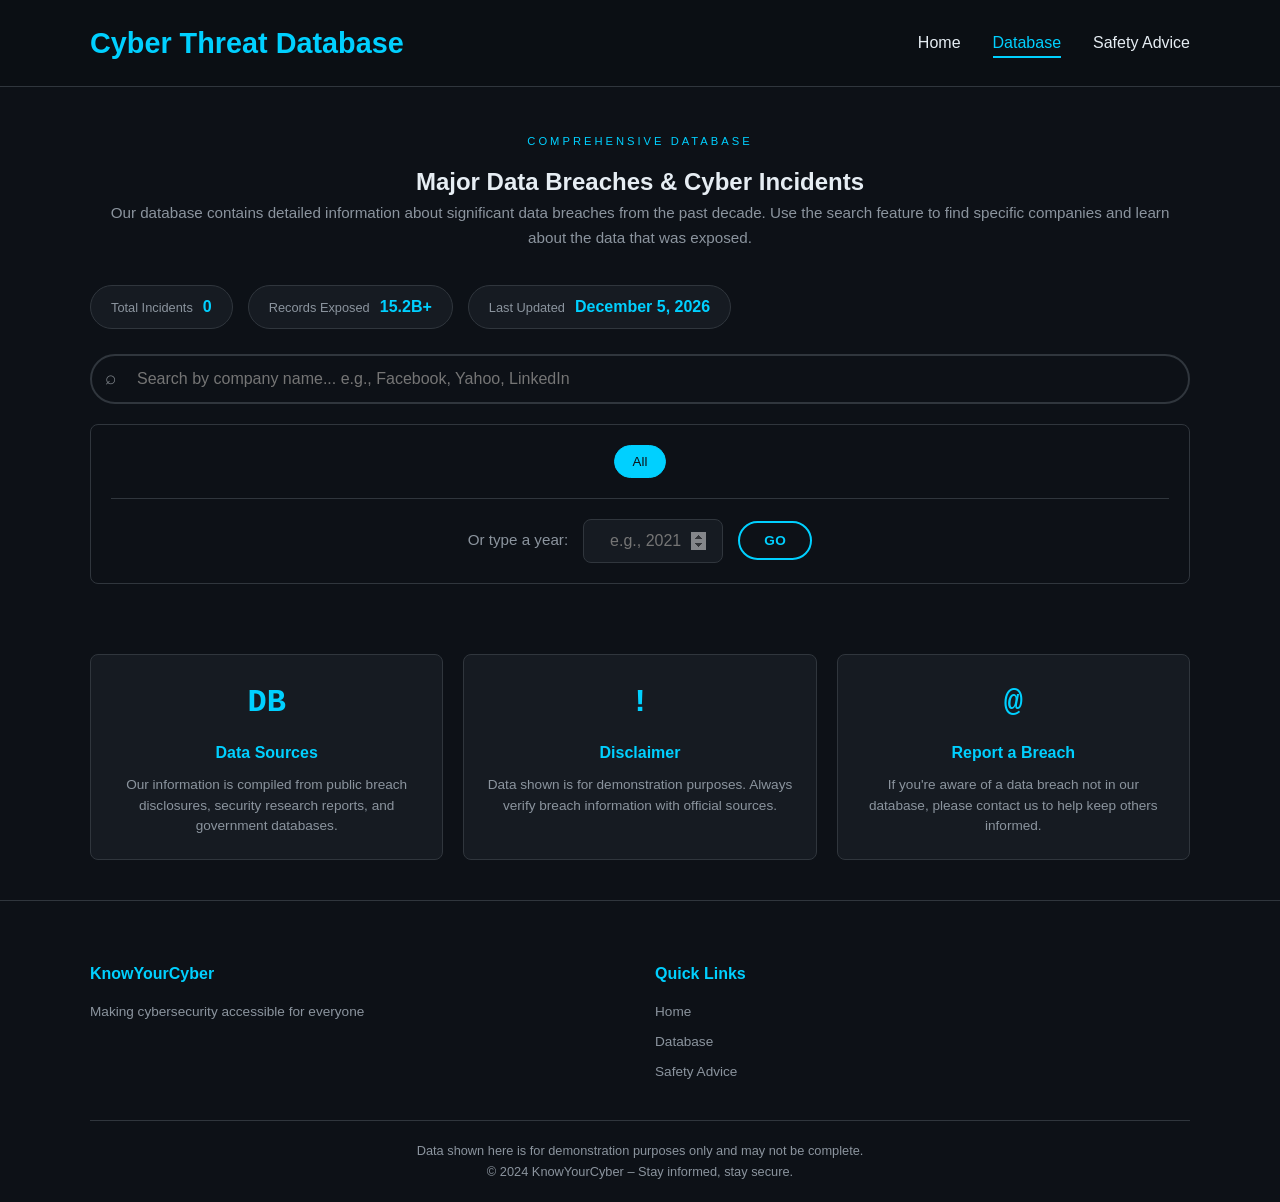
<file: database.html>
<!DOCTYPE html>
<html lang="en">
<head>
    <meta charset="UTF-8">
    <title>KnowYourCyber – Cyber Threat Database</title>
    <link rel="stylesheet" href="css/global.css">
    <link rel="stylesheet" href="css/database.css">
    <link rel="stylesheet" href="css/transitions.css">
    <link rel="icon" type="image/svg+xml" href="data:image/svg+xml,%3Csvg xmlns='http://www.w3.org/2000/svg' viewBox='0 0 100 100'%3E%3Crect width='100' height='100' fill='%230d1117'/%3E%3Cpath d='M50 15 L85 30 L85 50 C85 75 70 88 50 92 C30 88 15 75 15 50 L15 30 L50 15Z' fill='none' stroke='%2300d0ff' stroke-width='4' stroke-linejoin='round'/%3E%3Ccircle cx='50' cy='55' r='10' fill='%2300d0ff'/%3E%3C/svg%3E">
</head>
<body>

<!-- ===========================
     HEADER + NAVIGATION
     =========================== -->
<header>
    <div class="container header-content">
        <h1>Cyber Threat Database</h1>
        <nav>
            <a href="index.html" class="nav-link">Home</a>
            <a href="database.html" class="nav-link">Database</a>
            <a href="advice.html" class="nav-link">Safety Advice</a>
        </nav>
    </div>
</header>

<!-- ===========================
     MAIN CONTENT
     =========================== -->
<main class="container">

    <!-- ===========================
         DATABASE HEADER
         =========================== -->
    <section class="database-header">
        <div class="section-header">
            <span class="section-badge">Comprehensive Database</span>
            <h2>Major Data Breaches & Cyber Incidents</h2>
            <p>Our database contains detailed information about significant data breaches from the past decade. Use the search feature to find specific companies and learn about the data that was exposed.</p>
        </div>

        <!-- ===========================
             SEARCH STATS
             =========================== -->
        <div class="search-stats">
            <div class="stat-chip">
                <span class="chip-label">Total Incidents</span>
                <span class="chip-value" id="total-count">0</span>
            </div>
            <div class="stat-chip">
                <span class="chip-label">Records Exposed</span>
                <span class="chip-value" id="total-records">15.2B+</span>
            </div>
            <div class="stat-chip">
                <span class="chip-label">Last Updated</span>
                <span class="chip-value" id="last-updated">Loading...</span>
            </div>
        </div>

        <!-- ===========================
             SEARCH BAR + DYNAMIC FILTERS + YEAR INPUT
             =========================== -->
        <div class="search-container">
            <div class="search-wrapper">
                <span class="search-icon">⌕</span>
                <input type="text" id="search" placeholder="Search by company name... e.g., Facebook, Yahoo, LinkedIn">
                <button id="clearSearch" class="clear-btn hidden">×</button>
            </div>
            
            <!-- combined filter section -->
            <div class="filter-section">
                <div class="search-filters" id="yearFilters">
                    <button class="filter-btn active" data-filter="all">All</button>
                </div>
                
                <div class="year-search">
                    <label for="yearInput">Or type a year:</label>
                    <input type="number" id="yearInput" placeholder="e.g., 2023" min="2000" max="2030">
                    <button id="yearGoBtn" class="cyber-btn small">Go</button>
                    <button id="clearYearBtn" class="cyber-btn small secondary hidden">Clear</button>
                </div>
            </div>
        </div>
    </section>

    <!-- ===========================
         LOADING INDICATOR
         =========================== -->
    <div id="loading-indicator" class="loading-indicator hidden">
        <div class="spinner"></div>
        <span>Loading breach data...</span>
    </div>

    <!-- ===========================
         RESULTS CONTAINER
         =========================== -->
    <div id="results" class="results-grid"></div>

    <!-- ===========================
         NO RESULTS MESSAGE (hidden by default)
         =========================== -->
    <div id="no-results" class="no-results-card hidden">
        <div class="no-results-icon">?</div>
        <h3>No Breaches Found</h3>
        <p>We couldn't find any incidents matching your search. Try a different company name or browse all incidents above.</p>
        <button id="resetSearch" class="cyber-btn small">View All Breaches</button>
    </div>

    <!-- ===========================
         DATABASE INFO FOOTER
         =========================== -->
    <section class="database-info">
        <div class="info-grid">
            <div class="info-card">
                <div class="info-icon">DB</div>
                <h4>Data Sources</h4>
                <p>Our information is compiled from public breach disclosures, security research reports, and government databases.</p>
            </div>
            <div class="info-card">
                <div class="info-icon">!</div>
                <h4>Disclaimer</h4>
                <p>Data shown is for demonstration purposes. Always verify breach information with official sources.</p>
            </div>
            <div class="info-card">
                <div class="info-icon">@</div>
                <h4>Report a Breach</h4>
                <p>If you're aware of a data breach not in our database, please contact us to help keep others informed.</p>
            </div>
        </div>
    </section>

</main>

<!-- ===========================
     FOOTER
     =========================== -->
<footer>
    <div class="container">
        <div class="footer-content">
            <div class="footer-section">
                <h4>KnowYourCyber</h4>
                <p>Making cybersecurity accessible for everyone</p>
            </div>
            <div class="footer-section">
                <h4>Quick Links</h4>
                <a href="index.html">Home</a>
                <a href="database.html">Database</a>
                <a href="advice.html">Safety Advice</a>
            </div>
        </div>
        <div class="footer-bottom">
            <p>Data shown here is for demonstration purposes only and may not be complete.</p>
            <p>&#169; 2024 KnowYourCyber – Stay informed, stay secure.</p>
        </div>
    </div>
</footer>

<!-- ===========================
     SCRIPTS
     =========================== -->
<!-- core systems -->
<script src="scripts/core/cache.js"></script>
<script src="scripts/core/router.js"></script>
<script src="scripts/core/scriptLoader.js"></script>
<script src="scripts/core/transitions.js"></script>
<script src="scripts/main.js"></script>

<!-- ui components -->
<script src="scripts/ui/globalAlert.js"></script>

<!-- api module -->
<script type="module" src="scripts/api/databaseMain.js"></script>

<!-- page animations -->
<script src="scripts/animations/databaseAnimations.js"></script>
</body>
</html>
</file>
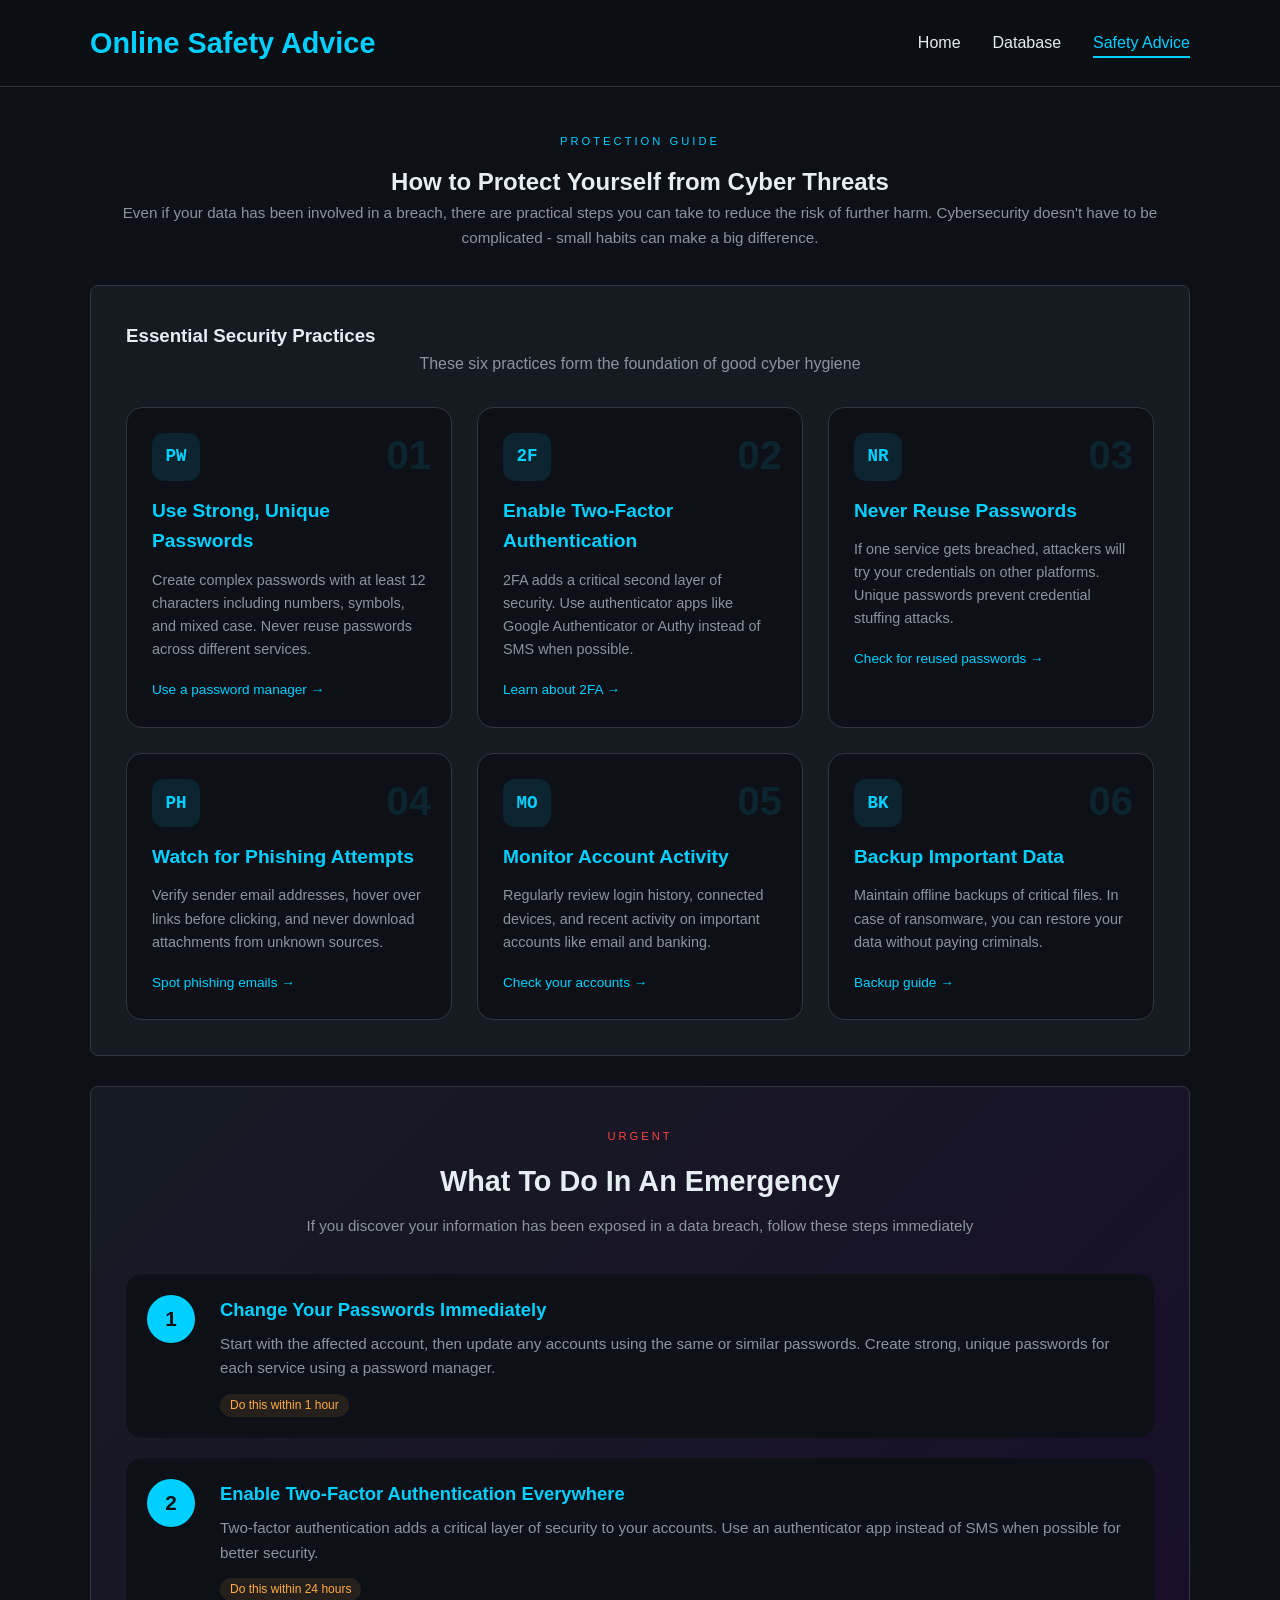
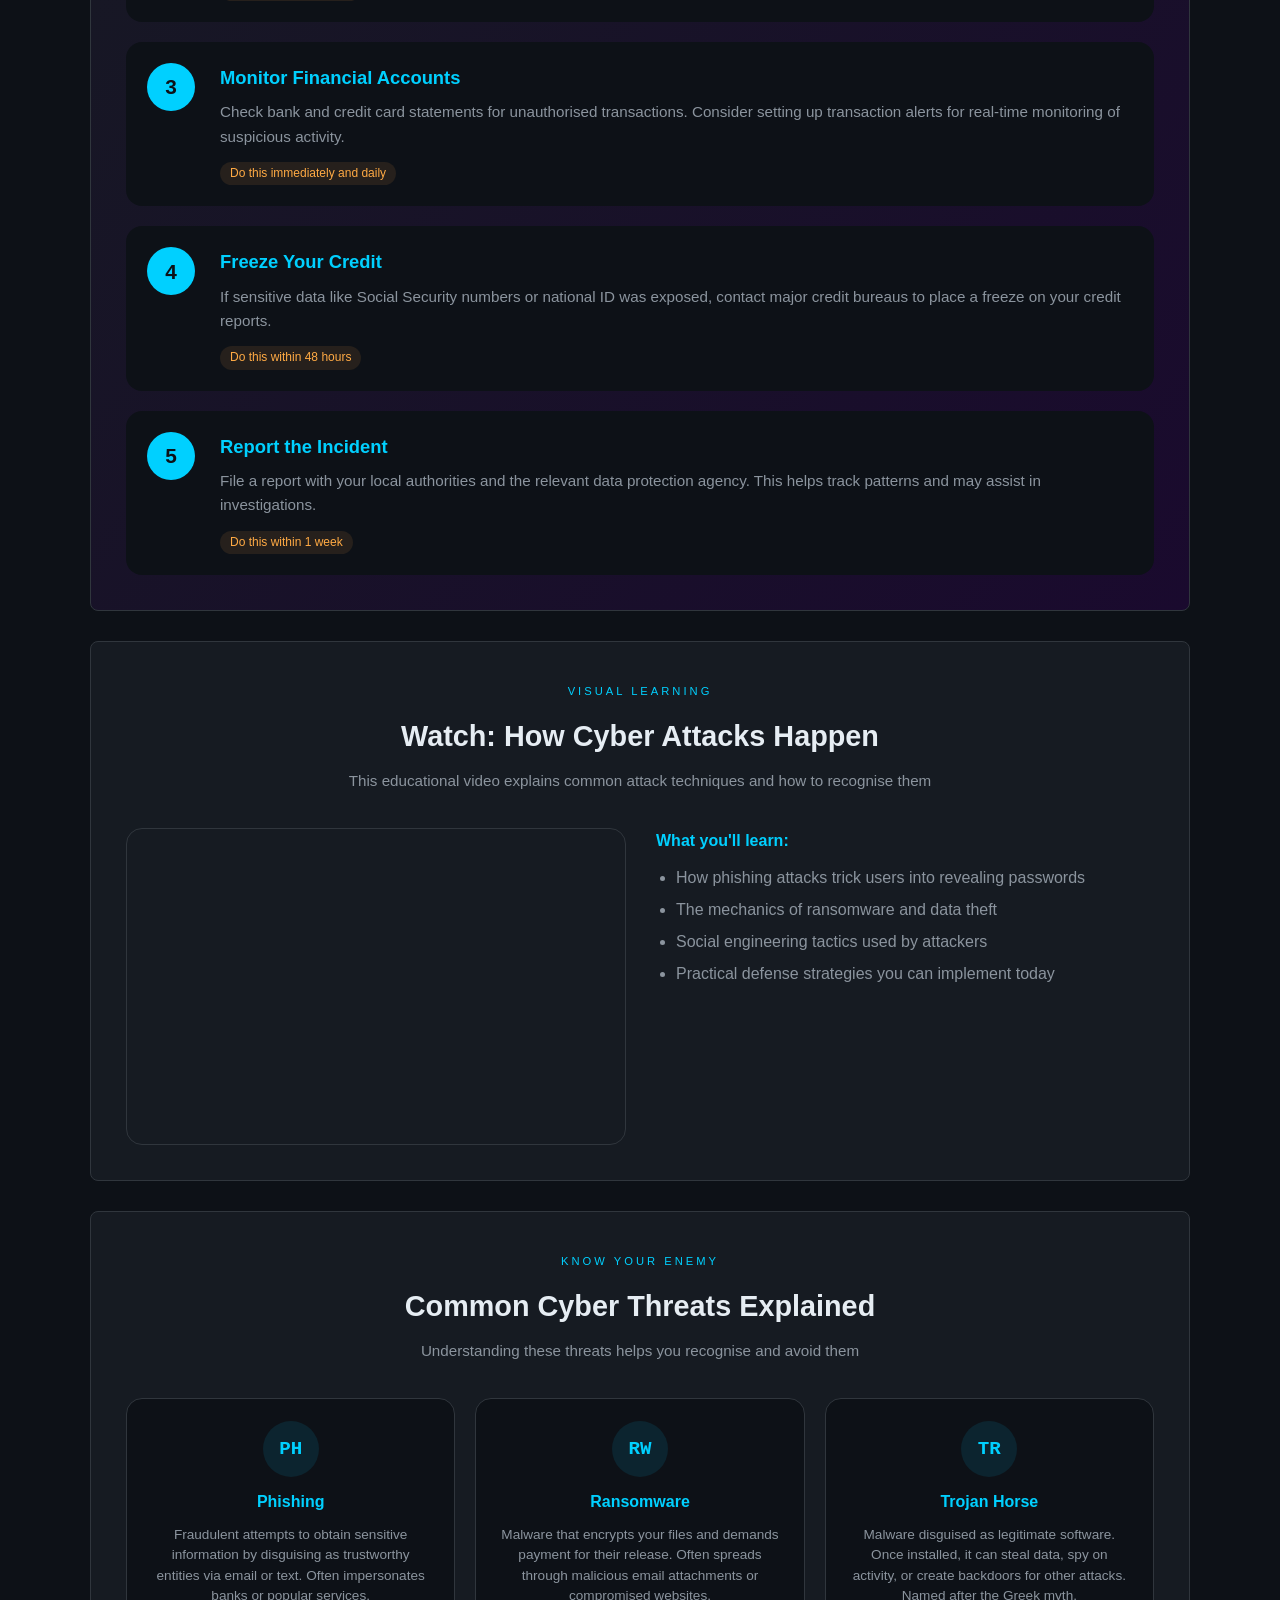
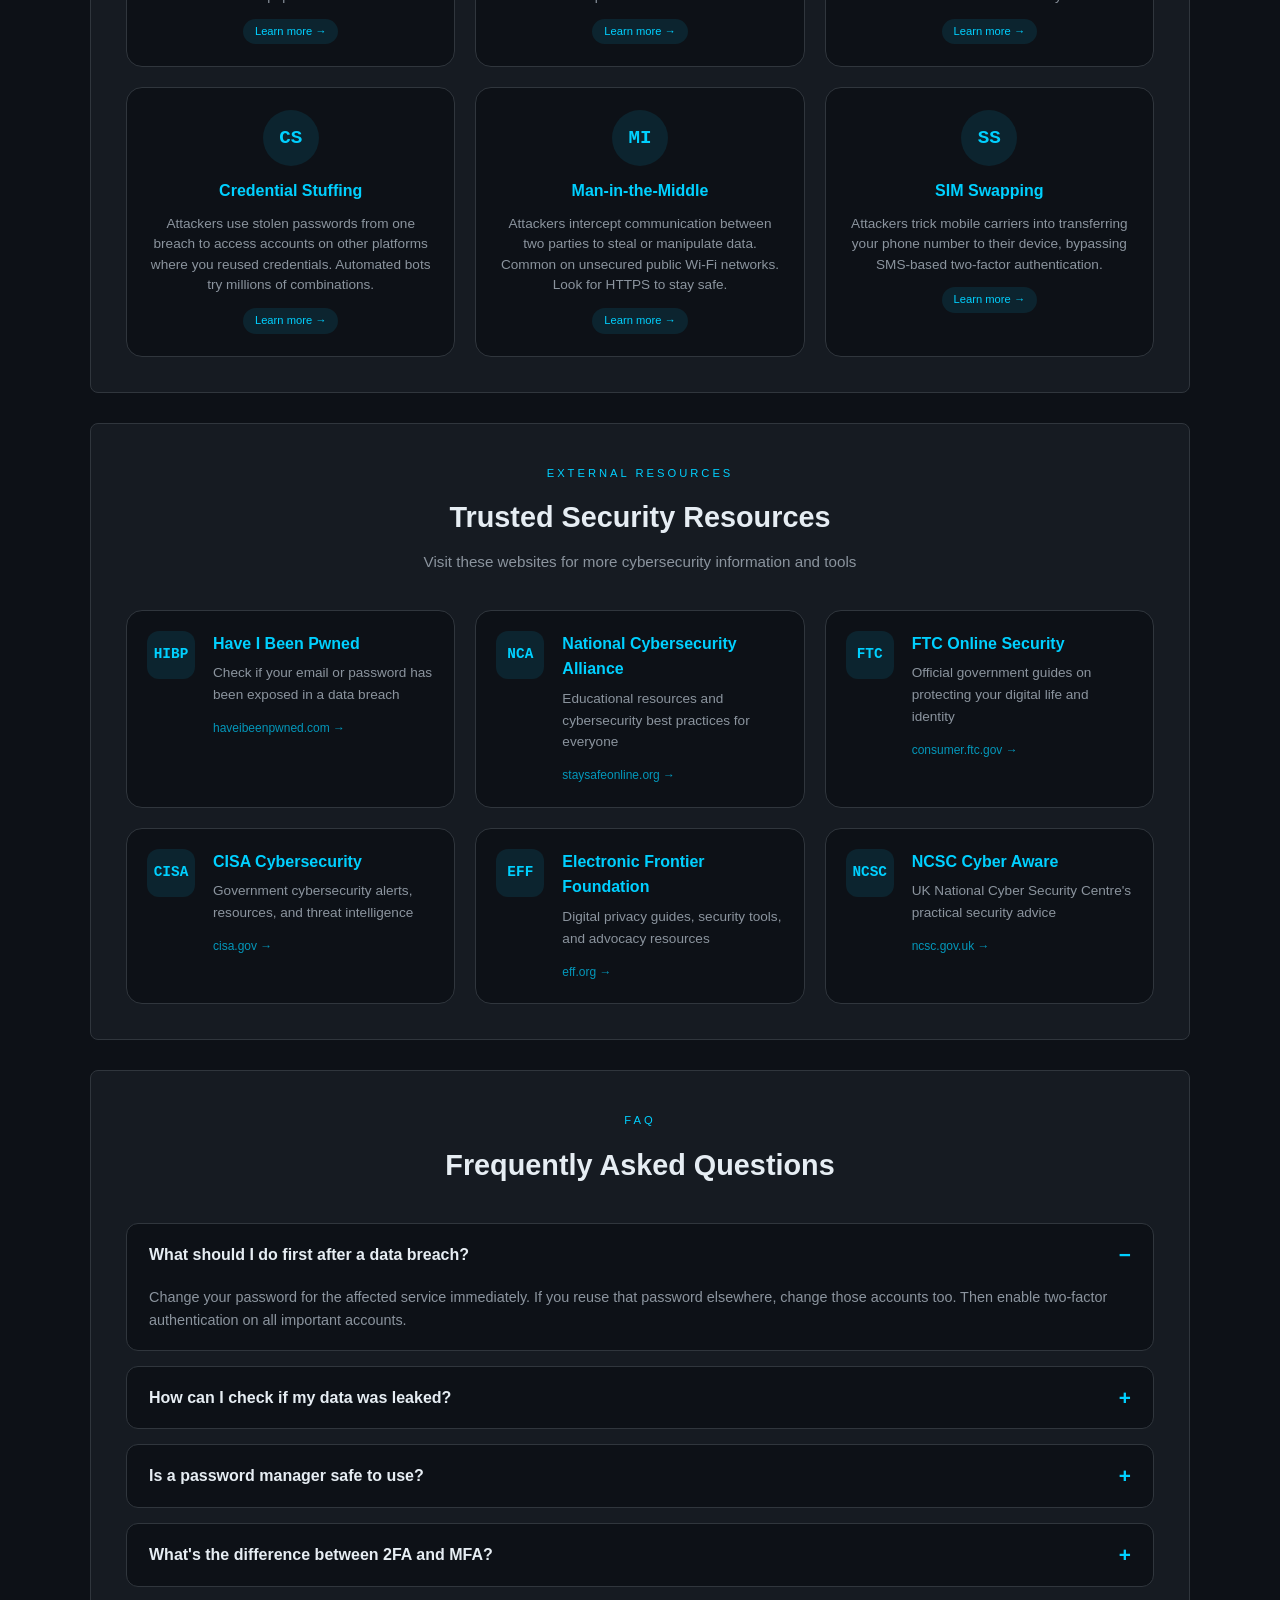
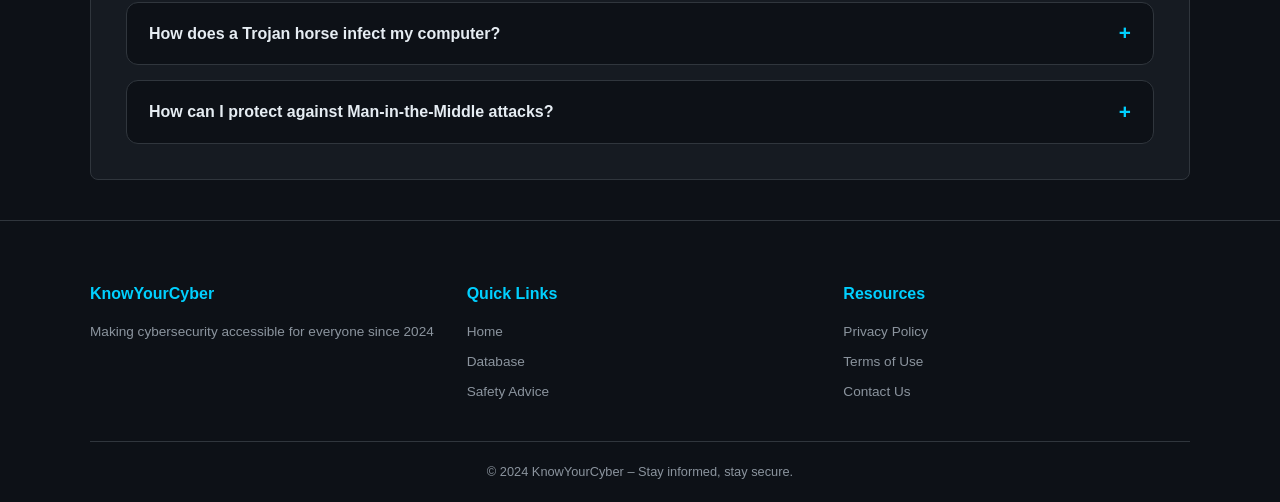
<file: html/advice.html>
<!DOCTYPE html>
<html lang="en">
<head>
    <meta charset="UTF-8">
    <title>KnowYourCyber – Online Safety Advice</title>
    <link rel="stylesheet" href="../css/global.css">
    <link rel="stylesheet" href="../css/advice.css">
    <link rel="stylesheet" href="../css/transitions.css">
    <link rel="icon" type="image/svg+xml" href="data:image/svg+xml,%3Csvg xmlns='http://www.w3.org/2000/svg' viewBox='0 0 100 100'%3E%3Crect width='100' height='100' fill='%230d1117'/%3E%3Cpath d='M50 15 L85 30 L85 50 C85 75 70 88 50 92 C30 88 15 75 15 50 L15 30 L50 15Z' fill='none' stroke='%2300d0ff' stroke-width='4' stroke-linejoin='round'/%3E%3Ccircle cx='50' cy='55' r='10' fill='%2300d0ff'/%3E%3C/svg%3E">
</head>
<body>

<!-- ===========================
     HEADER + NAVIGATION
     =========================== -->
<header>
    <div class="container header-content">
        <h1>Online Safety Advice</h1>
        <nav>
            <a href="index.html" class="nav-link">Home</a>
            <a href="database.html" class="nav-link">Database</a>
            <a href="advice.html" class="nav-link">Safety Advice</a>
        </nav>
    </div>
</header>

<!-- ===========================
     MAIN CONTENT
     =========================== -->
<main class="container">

    <!-- ===========================
         HEADER SECTION
         =========================== -->
    <section class="advice-header">
        <div class="section-header">
            <span class="section-badge">Protection Guide</span>
            <h2>How to Protect Yourself from Cyber Threats</h2>
            <p>Even if your data has been involved in a breach, there are practical steps you can take to reduce the risk of further harm. Cybersecurity doesn't have to be complicated - small habits can make a big difference.</p>
        </div>
    </section>

    <!-- ===========================
         TIPS GRID SECTION - WITH WORKING BUTTONS
         =========================== -->
    <section class="tips-grid-section">
        <h3>Essential Security Practices</h3>
        <p class="section-subtitle">These six practices form the foundation of good cyber hygiene</p>
        <div class="tips-grid">
            <div class="tip-card">
                <div class="tip-number">01</div>
                <div class="tip-icon">PW</div>
                <h4>Use Strong, Unique Passwords</h4>
                <p>Create complex passwords with at least 12 characters including numbers, symbols, and mixed case. Never reuse passwords across different services.</p>
                <div class="tip-action" data-action="password-manager">Use a password manager →</div>
            </div>
            <div class="tip-card">
                <div class="tip-number">02</div>
                <div class="tip-icon">2F</div>
                <h4>Enable Two-Factor Authentication</h4>
                <p>2FA adds a critical second layer of security. Use authenticator apps like Google Authenticator or Authy instead of SMS when possible.</p>
                <div class="tip-action" data-action="2fa">Learn about 2FA →</div>
            </div>
            <div class="tip-card">
                <div class="tip-number">03</div>
                <div class="tip-icon">NR</div>
                <h4>Never Reuse Passwords</h4>
                <p>If one service gets breached, attackers will try your credentials on other platforms. Unique passwords prevent credential stuffing attacks.</p>
                <div class="tip-action" data-action="reused-passwords">Check for reused passwords →</div>
            </div>
            <div class="tip-card">
                <div class="tip-number">04</div>
                <div class="tip-icon">PH</div>
                <h4>Watch for Phishing Attempts</h4>
                <p>Verify sender email addresses, hover over links before clicking, and never download attachments from unknown sources.</p>
                <div class="tip-action" data-action="phishing">Spot phishing emails →</div>
            </div>
            <div class="tip-card">
                <div class="tip-number">05</div>
                <div class="tip-icon">MO</div>
                <h4>Monitor Account Activity</h4>
                <p>Regularly review login history, connected devices, and recent activity on important accounts like email and banking.</p>
                <div class="tip-action" data-action="account-activity">Check your accounts →</div>
            </div>
            <div class="tip-card">
                <div class="tip-number">06</div>
                <div class="tip-icon">BK</div>
                <h4>Backup Important Data</h4>
                <p>Maintain offline backups of critical files. In case of ransomware, you can restore your data without paying criminals.</p>
                <div class="tip-action" data-action="backup">Backup guide →</div>
            </div>
        </div>
    </section>

    <!-- ===========================
         EMERGENCY SECTION
         =========================== -->
    <section class="emergency-section">
        <div class="section-header">
            <span class="section-badge emergency">Urgent</span>
            <h3>What To Do In An Emergency</h3>
            <p>If you discover your information has been exposed in a data breach, follow these steps immediately</p>
        </div>
        <div class="emergency-steps">
            <div class="step">
                <div class="step-number">1</div>
                <div class="step-content">
                    <h4>Change Your Passwords Immediately</h4>
                    <p>Start with the affected account, then update any accounts using the same or similar passwords. Create strong, unique passwords for each service using a password manager.</p>
                    <div class="step-timeframe">Do this within 1 hour</div>
                </div>
            </div>
            <div class="step">
                <div class="step-number">2</div>
                <div class="step-content">
                    <h4>Enable Two-Factor Authentication Everywhere</h4>
                    <p>Two-factor authentication adds a critical layer of security to your accounts. Use an authenticator app instead of SMS when possible for better security.</p>
                    <div class="step-timeframe">Do this within 24 hours</div>
                </div>
            </div>
            <div class="step">
                <div class="step-number">3</div>
                <div class="step-content">
                    <h4>Monitor Financial Accounts</h4>
                    <p>Check bank and credit card statements for unauthorised transactions. Consider setting up transaction alerts for real-time monitoring of suspicious activity.</p>
                    <div class="step-timeframe">Do this immediately and daily</div>
                </div>
            </div>
            <div class="step">
                <div class="step-number">4</div>
                <div class="step-content">
                    <h4>Freeze Your Credit</h4>
                    <p>If sensitive data like Social Security numbers or national ID was exposed, contact major credit bureaus to place a freeze on your credit reports.</p>
                    <div class="step-timeframe">Do this within 48 hours</div>
                </div>
            </div>
            <div class="step">
                <div class="step-number">5</div>
                <div class="step-content">
                    <h4>Report the Incident</h4>
                    <p>File a report with your local authorities and the relevant data protection agency. This helps track patterns and may assist in investigations.</p>
                    <div class="step-timeframe">Do this within 1 week</div>
                </div>
            </div>
        </div>
    </section>

    <!-- ===========================
         VIDEO SECTION
         =========================== -->
    <section class="video-section">
        <div class="section-header">
            <span class="section-badge">Visual Learning</span>
            <h3>Watch: How Cyber Attacks Happen</h3>
            <p>This educational video explains common attack techniques and how to recognise them</p>
        </div>
        <div class="video-container">
            <div class="video-wrapper">
                <iframe width="560" height="315" src="https://www.youtube-nocookie.com/embed/2_lswM1S264?si=NPVbUJHNk8IsHVPs" title="YouTube video player" frameborder="0" allow="accelerometer; autoplay; clipboard-write; encrypted-media; gyroscope; picture-in-picture; web-share" referrerpolicy="strict-origin-when-cross-origin" allowfullscreen></iframe>
            </div>
            <div class="video-description">
                <h4>What you'll learn:</h4>
                <ul>
                    <li>How phishing attacks trick users into revealing passwords</li>
                    <li>The mechanics of ransomware and data theft</li>
                    <li>Social engineering tactics used by attackers</li>
                    <li>Practical defense strategies you can implement today</li>
                </ul>
            </div>
        </div>
    </section>

    <!-- ===========================
         THREATS SECTION - WITH LEARN MORE LINKS
         =========================== -->
    <section class="threats-section">
        <div class="section-header">
            <span class="section-badge">Know Your Enemy</span>
            <h3>Common Cyber Threats Explained</h3>
            <p>Understanding these threats helps you recognise and avoid them</p>
        </div>
        <div class="threats-grid">
            <div class="threat-card">
                <div class="threat-icon">PH</div>
                <h4>Phishing</h4>
                <p>Fraudulent attempts to obtain sensitive information by disguising as trustworthy entities via email or text. Often impersonates banks or popular services.</p>
                <div class="threat-tag" data-threat="phishing">Learn more →</div>
            </div>
            <div class="threat-card">
                <div class="threat-icon">RW</div>
                <h4>Ransomware</h4>
                <p>Malware that encrypts your files and demands payment for their release. Often spreads through malicious email attachments or compromised websites.</p>
                <div class="threat-tag" data-threat="ransomware">Learn more →</div>
            </div>
            <div class="threat-card">
                <div class="threat-icon">TR</div>
                <h4>Trojan Horse</h4>
                <p>Malware disguised as legitimate software. Once installed, it can steal data, spy on activity, or create backdoors for other attacks. Named after the Greek myth.</p>
                <div class="threat-tag" data-threat="trojan">Learn more →</div>
            </div>
            <div class="threat-card">
                <div class="threat-icon">CS</div>
                <h4>Credential Stuffing</h4>
                <p>Attackers use stolen passwords from one breach to access accounts on other platforms where you reused credentials. Automated bots try millions of combinations.</p>
                <div class="threat-tag" data-threat="credential">Learn more →</div>
            </div>
            <div class="threat-card">
                <div class="threat-icon">MI</div>
                <h4>Man-in-the-Middle</h4>
                <p>Attackers intercept communication between two parties to steal or manipulate data. Common on unsecured public Wi-Fi networks. Look for HTTPS to stay safe.</p>
                <div class="threat-tag" data-threat="mitm">Learn more →</div>
            </div>
            <div class="threat-card">
                <div class="threat-icon">SS</div>
                <h4>SIM Swapping</h4>
                <p>Attackers trick mobile carriers into transferring your phone number to their device, bypassing SMS-based two-factor authentication.</p>
                <div class="threat-tag" data-threat="sim-swapping">Learn more →</div>
            </div>
        </div>
    </section>

    <!-- ===========================
         RESOURCES SECTION - EXTERNAL LINKS
         =========================== -->
    <section class="resources-section">
        <div class="section-header">
            <span class="section-badge">External Resources</span>
            <h3>Trusted Security Resources</h3>
            <p>Visit these websites for more cybersecurity information and tools</p>
        </div>
        <div class="resources-grid">
            <a href="https://haveibeenpwned.com" target="_blank" rel="noopener noreferrer" class="resource-card">
                <div class="resource-icon">HIBP</div>
                <div class="resource-info">
                    <h4>Have I Been Pwned</h4>
                    <p>Check if your email or password has been exposed in a data breach</p>
                    <span class="resource-link">haveibeenpwned.com →</span>
                </div>
            </a>
            <a href="https://staysafeonline.org" target="_blank" rel="noopener noreferrer" class="resource-card">
                <div class="resource-icon">NCA</div>
                <div class="resource-info">
                    <h4>National Cybersecurity Alliance</h4>
                    <p>Educational resources and cybersecurity best practices for everyone</p>
                    <span class="resource-link">staysafeonline.org →</span>
                </div>
            </a>
            <a href="https://consumer.ftc.gov/topics/online-security" target="_blank" rel="noopener noreferrer" class="resource-card">
                <div class="resource-icon">FTC</div>
                <div class="resource-info">
                    <h4>FTC Online Security</h4>
                    <p>Official government guides on protecting your digital life and identity</p>
                    <span class="resource-link">consumer.ftc.gov →</span>
                </div>
            </a>
            <a href="https://www.cisa.gov/cybersecurity" target="_blank" rel="noopener noreferrer" class="resource-card">
                <div class="resource-icon">CISA</div>
                <div class="resource-info">
                    <h4>CISA Cybersecurity</h4>
                    <p>Government cybersecurity alerts, resources, and threat intelligence</p>
                    <span class="resource-link">cisa.gov →</span>
                </div>
            </a>
            <a href="https://www.eff.org/privacy" target="_blank" rel="noopener noreferrer" class="resource-card">
                <div class="resource-icon">EFF</div>
                <div class="resource-info">
                    <h4>Electronic Frontier Foundation</h4>
                    <p>Digital privacy guides, security tools, and advocacy resources</p>
                    <span class="resource-link">eff.org →</span>
                </div>
            </a>
            <a href="https://www.ncsc.gov.uk/cyberaware" target="_blank" rel="noopener noreferrer" class="resource-card">
                <div class="resource-icon">NCSC</div>
                <div class="resource-info">
                    <h4>NCSC Cyber Aware</h4>
                    <p>UK National Cyber Security Centre's practical security advice</p>
                    <span class="resource-link">ncsc.gov.uk →</span>
                </div>
            </a>
        </div>
    </section>

    <!-- ===========================
         FAQ SECTION
         =========================== -->
    <section class="faq-section">
        <div class="section-header">
            <span class="section-badge">FAQ</span>
            <h3>Frequently Asked Questions</h3>
        </div>
        <div class="faq-grid">
            <div class="faq-item">
                <div class="faq-question">What should I do first after a data breach?</div>
                <div class="faq-answer">Change your password for the affected service immediately. If you reuse that password elsewhere, change those accounts too. Then enable two-factor authentication on all important accounts.</div>
            </div>
            <div class="faq-item">
                <div class="faq-question">How can I check if my data was leaked?</div>
                <div class="faq-answer">Use our database search above or visit Have I Been Pwned to check if your email appears in known breaches. Also monitor your credit reports and bank statements for unusual activity.</div>
            </div>
            <div class="faq-item">
                <div class="faq-question">Is a password manager safe to use?</div>
                <div class="faq-answer">Yes, reputable password managers use strong encryption and are far safer than reusing passwords across sites. Choose a well-reviewed manager with zero-knowledge architecture.</div>
            </div>
            <div class="faq-item">
                <div class="faq-question">What's the difference between 2FA and MFA?</div>
                <div class="faq-answer">Two-Factor Authentication (2FA) uses exactly two verification methods. Multi-Factor Authentication (MFA) can use two or more. They're often used interchangeably, both adding security beyond just a password.</div>
            </div>
            <div class="faq-item">
                <div class="faq-question">How does a Trojan horse infect my computer?</div>
                <div class="faq-answer">Trojans disguise themselves as legitimate software like game downloads, email attachments, or software updates. Always download software from official sources and be wary of unexpected attachments.</div>
            </div>
            <div class="faq-item">
                <div class="faq-question">How can I protect against Man-in-the-Middle attacks?</div>
                <div class="faq-answer">Always look for HTTPS in your browser address bar, avoid public Wi-Fi for sensitive transactions, use a VPN, and never ignore certificate warning messages.</div>
            </div>
        </div>
    </section>

</main>

<!-- ===========================
     FOOTER
     =========================== -->
<footer>
    <div class="container">
        <div class="footer-content">
            <div class="footer-section">
                <h4>KnowYourCyber</h4>
                <p>Making cybersecurity accessible for everyone since 2024</p>
            </div>
            <div class="footer-section">
                <h4>Quick Links</h4>
                <a href="index.html">Home</a>
                <a href="database.html">Database</a>
                <a href="advice.html">Safety Advice</a>
            </div>
            <div class="footer-section">
                <h4>Resources</h4>
                <a href="#">Privacy Policy</a>
                <a href="#">Terms of Use</a>
                <a href="#">Contact Us</a>
            </div>
        </div>
        <div class="footer-bottom">
            <p>&#169; 2024 KnowYourCyber – Stay informed, stay secure.</p>
        </div>
    </div>
</footer>

<!-- ===========================
     SCRIPTS
     =========================== -->
<!-- core systems -->
<script src="../scripts/core/cache.js"></script>
<script src="../scripts/core/router.js"></script>
<script src="../scripts/core/scriptLoader.js"></script>
<script src="../scripts/core/transitions.js"></script>
<script src="../scripts/main.js"></script>

<!-- global alert (must load before adviceLinks) -->
<script src="../scripts/ui/globalAlert.js"></script>

<!-- advice animations (handles FAQ, step animations, etc.) -->
<script src="../scripts/animations/adviceAnimations.js"></script>

<!-- advice links (handles all button clicks) -->
<script src="../scripts/ui/adviceLinks.js"></script>
</body>
</html>
</file>
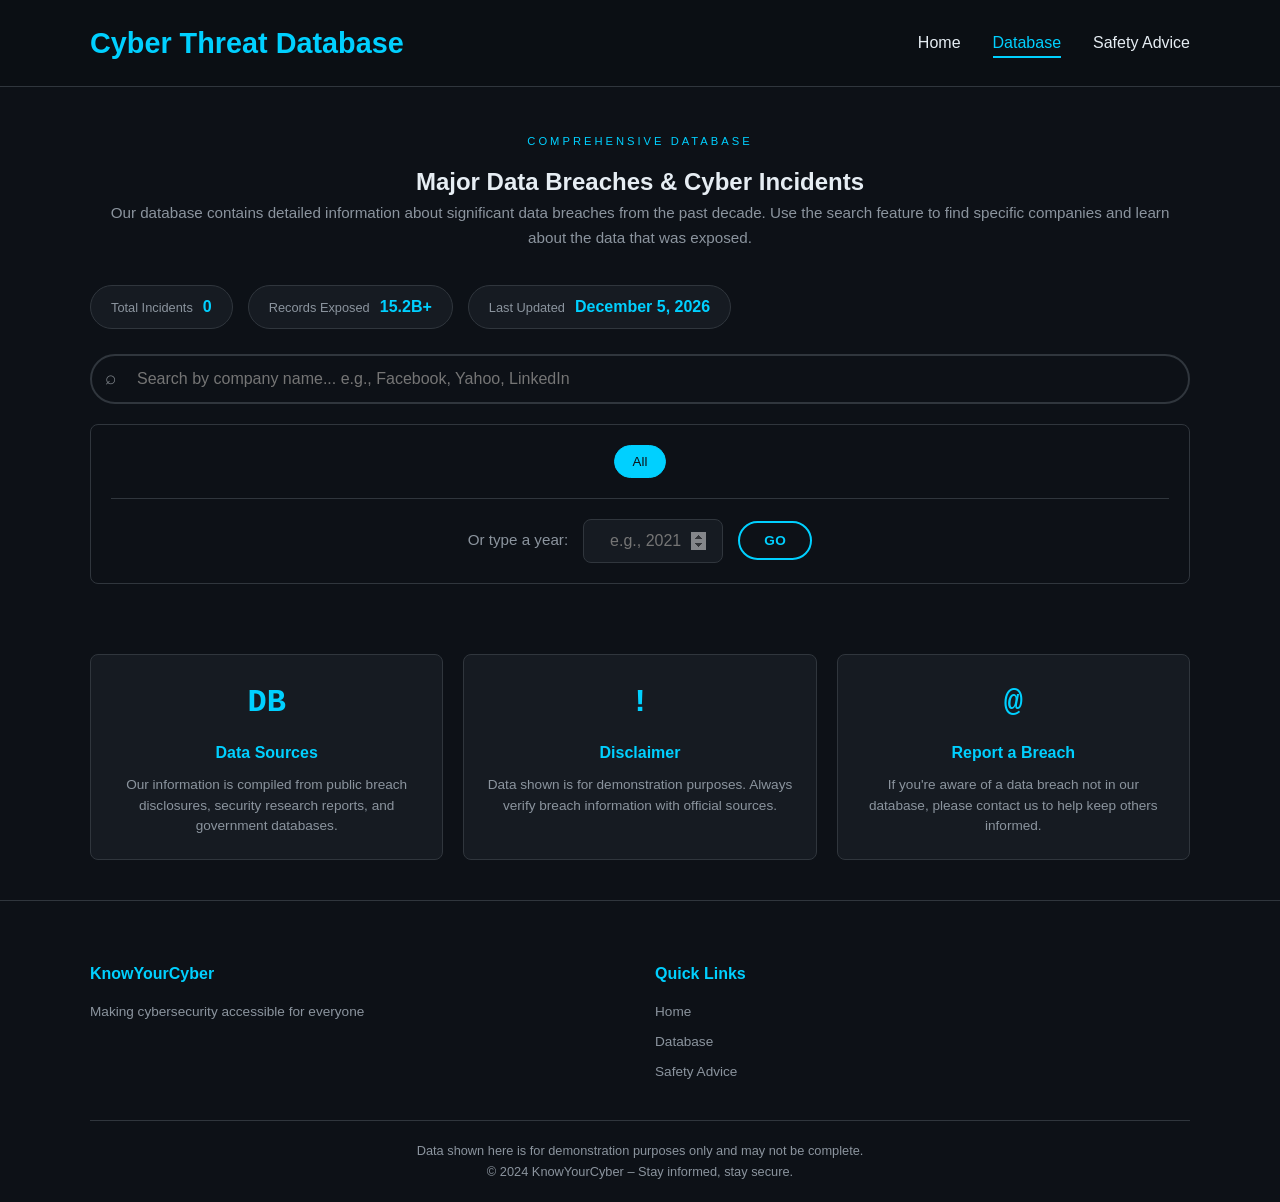
<file: html/database.html>
<!DOCTYPE html>
<html lang="en">
<head>
    <meta charset="UTF-8">
    <title>KnowYourCyber – Cyber Threat Database</title>
    <link rel="stylesheet" href="../css/global.css">
    <link rel="stylesheet" href="../css/database.css">
    <link rel="stylesheet" href="../css/transitions.css">
    <link rel="icon" type="image/svg+xml" href="data:image/svg+xml,%3Csvg xmlns='http://www.w3.org/2000/svg' viewBox='0 0 100 100'%3E%3Crect width='100' height='100' fill='%230d1117'/%3E%3Cpath d='M50 15 L85 30 L85 50 C85 75 70 88 50 92 C30 88 15 75 15 50 L15 30 L50 15Z' fill='none' stroke='%2300d0ff' stroke-width='4' stroke-linejoin='round'/%3E%3Ccircle cx='50' cy='55' r='10' fill='%2300d0ff'/%3E%3C/svg%3E">
</head>
<body>

<!-- ===========================
     HEADER + NAVIGATION
     =========================== -->
<header>
    <div class="container header-content">
        <h1>Cyber Threat Database</h1>
        <nav>
            <a href="index.html" class="nav-link">Home</a>
            <a href="database.html" class="nav-link">Database</a>
            <a href="advice.html" class="nav-link">Safety Advice</a>
        </nav>
    </div>
</header>

<!-- ===========================
     MAIN CONTENT
     =========================== -->
<main class="container">

    <!-- ===========================
         DATABASE HEADER
         =========================== -->
    <section class="database-header">
        <div class="section-header">
            <span class="section-badge">Comprehensive Database</span>
            <h2>Major Data Breaches & Cyber Incidents</h2>
            <p>Our database contains detailed information about significant data breaches from the past decade. Use the search feature to find specific companies and learn about the data that was exposed.</p>
        </div>

        <!-- ===========================
             SEARCH STATS
             =========================== -->
        <div class="search-stats">
            <div class="stat-chip">
                <span class="chip-label">Total Incidents</span>
                <span class="chip-value" id="total-count">0</span>
            </div>
            <div class="stat-chip">
                <span class="chip-label">Records Exposed</span>
                <span class="chip-value" id="total-records">15.2B+</span>
            </div>
            <div class="stat-chip">
                <span class="chip-label">Last Updated</span>
                <span class="chip-value" id="last-updated">Loading...</span>
            </div>
        </div>

        <!-- ===========================
             SEARCH BAR + DYNAMIC FILTERS + YEAR INPUT
             =========================== -->
        <div class="search-container">
            <div class="search-wrapper">
                <span class="search-icon">⌕</span>
                <input type="text" id="search" placeholder="Search by company name... e.g., Facebook, Yahoo, LinkedIn">
                <button id="clearSearch" class="clear-btn hidden">×</button>
            </div>
            
            <!-- combined filter section -->
            <div class="filter-section">
                <div class="search-filters" id="yearFilters">
                    <button class="filter-btn active" data-filter="all">All</button>
                </div>
                
                <div class="year-search">
                    <label for="yearInput">Or type a year:</label>
                    <input type="number" id="yearInput" placeholder="e.g., 2023" min="2000" max="2030">
                    <button id="yearGoBtn" class="cyber-btn small">Go</button>
                    <button id="clearYearBtn" class="cyber-btn small secondary hidden">Clear</button>
                </div>
            </div>
        </div>
    </section>

    <!-- ===========================
         LOADING INDICATOR
         =========================== -->
    <div id="loading-indicator" class="loading-indicator hidden">
        <div class="spinner"></div>
        <span>Loading breach data...</span>
    </div>

    <!-- ===========================
         RESULTS CONTAINER
         =========================== -->
    <div id="results" class="results-grid"></div>

    <!-- ===========================
         NO RESULTS MESSAGE (hidden by default)
         =========================== -->
    <div id="no-results" class="no-results-card hidden">
        <div class="no-results-icon">?</div>
        <h3>No Breaches Found</h3>
        <p>We couldn't find any incidents matching your search. Try a different company name or browse all incidents above.</p>
        <button id="resetSearch" class="cyber-btn small">View All Breaches</button>
    </div>

    <!-- ===========================
         DATABASE INFO FOOTER
         =========================== -->
    <section class="database-info">
        <div class="info-grid">
            <div class="info-card">
                <div class="info-icon">DB</div>
                <h4>Data Sources</h4>
                <p>Our information is compiled from public breach disclosures, security research reports, and government databases.</p>
            </div>
            <div class="info-card">
                <div class="info-icon">!</div>
                <h4>Disclaimer</h4>
                <p>Data shown is for demonstration purposes. Always verify breach information with official sources.</p>
            </div>
            <div class="info-card">
                <div class="info-icon">@</div>
                <h4>Report a Breach</h4>
                <p>If you're aware of a data breach not in our database, please contact us to help keep others informed.</p>
            </div>
        </div>
    </section>

</main>

<!-- ===========================
     FOOTER
     =========================== -->
<footer>
    <div class="container">
        <div class="footer-content">
            <div class="footer-section">
                <h4>KnowYourCyber</h4>
                <p>Making cybersecurity accessible for everyone</p>
            </div>
            <div class="footer-section">
                <h4>Quick Links</h4>
                <a href="index.html">Home</a>
                <a href="database.html">Database</a>
                <a href="advice.html">Safety Advice</a>
            </div>
        </div>
        <div class="footer-bottom">
            <p>Data shown here is for demonstration purposes only and may not be complete.</p>
            <p>&#169; 2024 KnowYourCyber – Stay informed, stay secure.</p>
        </div>
    </div>
</footer>

<!-- ===========================
     SCRIPTS
     =========================== -->
<!-- core systems -->
<script src="../scripts/core/cache.js"></script>
<script src="../scripts/core/router.js"></script>
<script src="../scripts/core/scriptLoader.js"></script>
<script src="../scripts/core/transitions.js"></script>
<script src="../scripts/main.js"></script>

<!-- ui components -->
<script src="../scripts/ui/globalAlert.js"></script>

<!-- api module -->
<script type="module" src="../scripts/api/databaseMain.js"></script>

<!-- page animations -->
<script src="../scripts/animations/databaseAnimations.js"></script>
</body>
</html>
</file>
<file: css/global.css>
/* =========================================================
   GLOBAL RESET AND THEME VARIABLES
   ========================================================= */
* {
  margin: 0;
  padding: 0;
  box-sizing: border-box;
}

:root {
  --bg-dark: #0d1117;
  --bg-card: #161b22;
  --text-light: #e6edf3;
  --text-muted: #8b949e;
  --accent: #00d0ff;
  --accent-hover: #00a8cc;
  --border: #30363d;
  --radius: 8px;
  --transition: 0.2s ease;
}

body {
  font-family: "Inter", Arial, sans-serif;
  background: var(--bg-dark);
  color: var(--text-light);
  line-height: 1.6;
}

.container {
  width: min(1100px, 90%);
  margin: auto;
}

/* =========================================================
   HEADER STYLES
   ========================================================= */
header {
  background: #0b0f14;
  border-bottom: 1px solid var(--border);
  padding: 20px 0;
  margin-bottom: 40px;
}

.header-content {
  display: flex;
  justify-content: space-between;
  align-items: center;
  flex-wrap: wrap;
  gap: 1rem;
}

header h1 {
  font-size: 1.8rem;
  color: var(--accent);
}

nav {
  display: flex;
  gap: 2rem;
}

nav a {
  color: var(--text-light);
  text-decoration: none;
  font-weight: 500;
  transition: var(--transition);
}

nav a:hover {
  color: var(--accent);
}

/* =========================================================
   FOOTER STYLES
   ========================================================= */
footer {
  margin-top: 40px;
  padding: 20px 0;
  border-top: 1px solid var(--border);
  text-align: center;
  color: var(--text-muted);
}

.footer-content {
  display: grid;
  grid-template-columns: repeat(auto-fit, minmax(180px, 1fr));
  gap: 30px;
  padding: 40px 0 30px;
  text-align: left;
}

.footer-section h4 {
  color: var(--accent);
  margin-bottom: 15px;
  font-size: 1rem;
}

.footer-section p,
.footer-section a {
  color: var(--text-muted);
  text-decoration: none;
  font-size: 0.85rem;
  display: block;
  margin-bottom: 8px;
}

.footer-section a:hover {
  color: var(--accent);
}

.footer-bottom {
  text-align: center;
  padding-top: 20px;
  border-top: 1px solid var(--border);
  color: var(--text-muted);
  font-size: 0.8rem;
}

/* =========================================================
   BUTTON STYLES
   ========================================================= */
.cyber-btn {
  display: inline-block;
  padding: 12px 28px;
  background: transparent;
  border: 2px solid var(--accent);
  color: var(--accent);
  font-size: 0.9rem;
  font-weight: 600;
  border-radius: 40px;
  cursor: pointer;
  transition: all 0.3s cubic-bezier(0.2, 0.9, 0.4, 1.1);
  letter-spacing: 0.5px;
  text-transform: uppercase;
  text-decoration: none;
  text-align: center;
}

.cyber-btn:hover {
  background: var(--accent);
  color: var(--bg-dark);
  box-shadow: 0 0 15px rgba(0, 208, 255, 0.4);
  transform: translateY(-2px);
}

.cyber-btn.small {
  padding: 8px 20px;
  font-size: 0.8rem;
}

/* =========================================================
   SECTION BADGE
   ========================================================= */
.section-badge {
  display: inline-block;
  font-size: 0.7rem;
  text-transform: uppercase;
  letter-spacing: 3px;
  color: var(--accent);
  margin-bottom: 12px;
}

.section-badge.emergency {
  color: #ff4444;
}

.section-header {
  text-align: center;
  margin-bottom: 35px;
}

.section-header h3 {
  font-size: 1.8rem;
  margin-bottom: 10px;
}

.section-header p {
  color: var(--text-muted);
  font-size: 0.95rem;
}

/* =========================================================
   SCROLL REVEAL ANIMATIONS
   ========================================================= */
.section-hidden {
  opacity: 0;
  transform: translateY(30px);
  transition: opacity 0.6s ease, transform 0.6s ease;
}

.section-visible {
  opacity: 1;
  transform: translateY(0);
}

/* =========================================================
   LOADING SPINNER
   ========================================================= */
.spinner {
  width: 24px;
  height: 24px;
  border: 2px solid var(--border);
  border-top-color: var(--accent);
  border-radius: 50%;
  animation: spin 0.8s linear infinite;
}

@keyframes spin {
  to {
    transform: rotate(360deg);
  }
}

.loading-indicator {
  display: flex;
  align-items: center;
  justify-content: center;
  gap: 15px;
  padding: 50px;
  background: var(--bg-card);
  border-radius: var(--radius);
  margin: 30px 0;
}

.loading-indicator.hidden {
  display: none;
}

/* =========================================================
   RESPONSIVE
   ========================================================= */
@media (max-width: 768px) {
  .header-content {
    flex-direction: column;
    text-align: center;
  }
  
  nav {
    justify-content: center;
  }
  
  .footer-content {
    grid-template-columns: 1fr;
    text-align: center;
  }
}

/* =========================================================
   THEMED ALERT SYSTEM - CYBER STYLE
   ========================================================= */

/* alert overlay */
.cyber-alert-overlay {
  position: fixed;
  top: 0;
  left: 0;
  width: 100%;
  height: 100%;
  background: rgba(0, 0, 0, 0.85);
  backdrop-filter: blur(8px);
  z-index: 10000;
  display: flex;
  align-items: center;
  justify-content: center;
  font-family: 'Inter', Arial, sans-serif;
  animation: fadeIn 0.2s ease;
}

/* alert box */
.cyber-alert {
  background: var(--bg-card, #161b22);
  border: 1px solid var(--accent, #00d0ff);
  border-radius: 16px;
  padding: 28px;
  max-width: 480px;
  width: 90%;
  box-shadow: 0 0 30px rgba(0, 208, 255, 0.25);
  animation: alertPopIn 0.3s cubic-bezier(0.2, 0.9, 0.4, 1.1);
  position: relative;
}

/* alert header */
.cyber-alert-header {
  display: flex;
  align-items: center;
  gap: 12px;
  margin-bottom: 20px;
  padding-bottom: 15px;
  border-bottom: 1px solid var(--border, #30363d);
}

.cyber-alert-icon {
  font-size: 28px;
  color: var(--accent, #00d0ff);
}

.cyber-alert-title {
  color: var(--accent, #00d0ff);
  font-size: 1.3rem;
  font-weight: 600;
  margin: 0;
}

/* alert content */
.cyber-alert-content {
  margin-bottom: 25px;
}

.cyber-alert-message {
  color: var(--text-light, #e6edf3);
  line-height: 1.6;
  margin-bottom: 15px;
}

/* steps list */
.cyber-alert-steps {
  list-style: none;
  padding: 0;
  margin: 0;
}

.cyber-alert-steps li {
  color: var(--text-muted, #8b949e);
  padding: 8px 0 8px 24px;
  position: relative;
  line-height: 1.5;
}

.cyber-alert-steps li::before {
  content: '→';
  position: absolute;
  left: 0;
  color: var(--accent, #00d0ff);
}

/* alert buttons */
.cyber-alert-buttons {
  display: flex;
  justify-content: flex-end;
  gap: 12px;
  margin-top: 20px;
  padding-top: 15px;
  border-top: 1px solid var(--border, #30363d);
}

.cyber-alert-btn {
  padding: 8px 20px;
  border-radius: 40px;
  font-size: 0.85rem;
  font-weight: 600;
  cursor: pointer;
  transition: all 0.2s ease;
  border: none;
  font-family: 'Inter', Arial, sans-serif;
}

.cyber-alert-btn-primary {
  background: var(--accent, #00d0ff);
  color: var(--bg-dark, #0d1117);
}

.cyber-alert-btn-primary:hover {
  transform: translateY(-2px);
  box-shadow: 0 0 15px rgba(0, 208, 255, 0.4);
}

.cyber-alert-btn-secondary {
  background: transparent;
  border: 1px solid var(--border, #30363d);
  color: var(--text-muted, #8b949e);
}

.cyber-alert-btn-secondary:hover {
  border-color: var(--accent, #00d0ff);
  color: var(--accent, #00d0ff);
}

/* close button (x) */
.cyber-alert-close {
  position: absolute;
  top: 15px;
  right: 20px;
  background: none;
  border: none;
  color: var(--text-muted, #8b949e);
  font-size: 1.5rem;
  cursor: pointer;
  transition: color 0.2s ease;
}

.cyber-alert-close:hover {
  color: var(--accent, #00d0ff);
}

/* animations */
@keyframes alertPopIn {
  from {
    opacity: 0;
    transform: scale(0.9);
  }
  to {
    opacity: 1;
    transform: scale(1);
  }
}

@keyframes fadeIn {
  from {
    opacity: 0;
  }
  to {
    opacity: 1;
  }
}
</file>
<file: css/index.css>
/* =========================================================
   HERO SECTION
   ========================================================= */
.hero {
  display: flex;
  align-items: center;
  justify-content: space-between;
  gap: 50px;
  padding: 60px 0 40px;
}

.hero-text {
  flex: 1;
}

.hero-text h2 {
  font-size: 2.8rem;
  margin-bottom: 20px;
  background: linear-gradient(135deg, #ffffff, var(--accent));
  -webkit-background-clip: text;
  background-clip: text;
  color: transparent;
  line-height: 1.2;
}

.hero-text p {
  color: var(--text-muted);
  margin-bottom: 20px;
  line-height: 1.7;
}

.hero-buttons {
  display: flex;
  gap: 16px;
  margin: 30px 0 40px;
}

.hero-stats {
  display: flex;
  gap: 30px;
  padding-top: 20px;
  border-top: 1px solid var(--border);
}

.hero-stat {
  display: flex;
  flex-direction: column;
}

.hero-stat-number {
  font-size: 1.5rem;
  font-weight: bold;
  color: var(--accent);
}

.hero-stat-label {
  font-size: 0.8rem;
  color: var(--text-muted);
}

/* =========================================================
   HERO IMAGE
   ========================================================= */
.hero-image {
  flex: 1;
  height: 400px;
  background-image: url("../images/cyber.jpg");
  background-size: cover;
  background-position: center;
  background-repeat: no-repeat;
  border-radius: 28px;
  position: relative;
  overflow: hidden;
  box-shadow: 0 20px 40px rgba(0, 0, 0, 0.3);
  display: flex;
  align-items: center;
  justify-content: center;
}

.hero-image::before {
  content: '';
  position: absolute;
  top: 0;
  left: 0;
  right: 0;
  bottom: 0;
  background: rgba(0, 0, 0, 0.35);
  pointer-events: none;
}

.hero-image .grid-overlay {
  position: absolute;
  top: 0;
  left: 0;
  right: 0;
  bottom: 0;
  background-image: 
    linear-gradient(rgba(0, 208, 255, 0.05) 1px, transparent 1px),
    linear-gradient(90deg, rgba(0, 208, 255, 0.05) 1px, transparent 1px);
  background-size: 30px 30px;
  pointer-events: none;
}

.hero-image .shield {
  position: relative;
  width: 160px;
  height: 180px;
  background: linear-gradient(145deg, rgba(0, 208, 255, 0.2), rgba(0, 208, 255, 0.08));
  border-radius: 30px 30px 60px 60px;
  border: 2px solid var(--accent);
  border-top: none;
  box-shadow: 0 0 30px rgba(0, 208, 255, 0.3);
  animation: shieldGlow 3s ease-in-out infinite;
  backdrop-filter: blur(2px);
  z-index: 2;
}

.hero-image .shield::before {
  content: '';
  position: absolute;
  top: -20px;
  left: -2px;
  right: -2px;
  height: 22px;
  background: linear-gradient(145deg, rgba(0, 208, 255, 0.25), rgba(0, 208, 255, 0.08));
  border-radius: 30px 30px 0 0;
  border: 2px solid var(--accent);
  border-bottom: none;
}

.hero-image .shield::after {
  content: '';
  position: absolute;
  top: 20px;
  left: 20px;
  right: 20px;
  bottom: 20px;
  background: radial-gradient(ellipse at center, rgba(0, 208, 255, 0.15), transparent);
  border-radius: 15px 15px 35px 35px;
  pointer-events: none;
}

.hero-image .shield-lock {
  position: absolute;
  top: 50%;
  left: 50%;
  transform: translate(-50%, -50%);
  width: 50px;
  height: 60px;
  background: transparent;
}

.hero-image .shield-lock::before {
  content: '';
  position: absolute;
  bottom: 0;
  left: 0;
  right: 0;
  height: 35px;
  background: var(--accent);
  border-radius: 8px;
  opacity: 0.85;
}

.hero-image .shield-lock::after {
  content: '';
  position: absolute;
  top: -5px;
  left: 10px;
  right: 10px;
  height: 20px;
  border: 3px solid var(--accent);
  border-radius: 20px 20px 0 0;
  border-bottom: none;
  opacity: 0.85;
}

.hero-image .keyhole {
  position: absolute;
  top: 50%;
  left: 50%;
  transform: translate(-50%, -50%);
  width: 12px;
  height: 18px;
  background: var(--bg-dark);
  border-radius: 50% 50% 30% 30%;
  z-index: 3;
}

.hero-image .keyhole::before {
  content: '';
  position: absolute;
  bottom: -6px;
  left: 3px;
  width: 6px;
  height: 8px;
  background: var(--bg-dark);
  border-radius: 0 0 3px 3px;
}

@keyframes shieldGlow {
  0%, 100% {
    box-shadow: 0 0 20px rgba(0, 208, 255, 0.25);
    border-color: var(--accent);
  }
  50% {
    box-shadow: 0 0 45px rgba(0, 208, 255, 0.5);
    border-color: rgba(0, 208, 255, 0.9);
  }
}

/* =========================================================
   INTRO SECTION
   ========================================================= */
.intro {
  margin: 40px 0;
  padding: 35px;
  background: var(--bg-card);
  border-radius: var(--radius);
  border: 1px solid var(--border);
  transition: all 0.3s ease;
}

.intro:hover {
  border-color: var(--accent);
  transform: translateY(-3px);
}

.intro-header h3 {
  font-size: 1.8rem;
  margin-bottom: 20px;
}

.intro-features {
  display: grid;
  grid-template-columns: repeat(auto-fit, minmax(250px, 1fr));
  gap: 25px;
  margin-top: 35px;
}

.feature {
  display: flex;
  gap: 15px;
  align-items: flex-start;
}

.feature-icon {
  width: 48px;
  height: 48px;
  background: rgba(0, 208, 255, 0.1);
  border-radius: 12px;
  display: flex;
  align-items: center;
  justify-content: center;
  font-weight: bold;
  font-size: 1.2rem;
  color: var(--accent);
  font-family: monospace;
}

.feature-text h4 {
  color: var(--accent);
  margin-bottom: 8px;
}

.feature-text p {
  color: var(--text-muted);
  font-size: 0.9rem;
  margin-bottom: 0;
}

/* =========================================================
   STATS SECTION
   ========================================================= */
.stats-section {
  margin: 40px 0;
  padding: 35px;
  background: var(--bg-card);
  border-radius: var(--radius);
  border: 1px solid var(--border);
}

.stats-grid {
  display: grid;
  grid-template-columns: repeat(auto-fit, minmax(220px, 1fr));
  gap: 25px;
}

.stat-card {
  text-align: center;
  padding: 30px 20px;
  background: var(--bg-dark);
  border-radius: var(--radius);
  border: 1px solid var(--border);
  transition: all 0.3s ease;
  cursor: pointer;
}

.stat-card:hover {
  transform: translateY(-5px);
  border-color: var(--accent);
}

.stat-number {
  font-size: 2.8rem;
  font-weight: bold;
  color: var(--accent);
  margin-bottom: 10px;
}

.stat-label {
  color: var(--text-light);
  font-size: 0.9rem;
  margin-bottom: 10px;
}

.stat-trend {
  color: var(--text-muted);
  font-size: 0.75rem;
}

/* =========================================================
   UPDATES SECTION
   ========================================================= */
.updates-section {
  margin: 40px 0;
  padding: 35px;
  background: var(--bg-card);
  border-radius: var(--radius);
  border: 1px solid var(--border);
}

.alert-ticker {
  display: flex;
  flex-direction: column;
  gap: 12px;
}

.alert-item {
  display: flex;
  align-items: center;
  gap: 15px;
  padding: 15px;
  background: var(--bg-dark);
  border-radius: var(--radius);
  transition: all 0.3s ease;
}

.alert-item:hover {
  transform: translateX(5px);
  border-left: 3px solid var(--accent);
}

.alert-badge {
  padding: 4px 12px;
  border-radius: 20px;
  font-size: 0.7rem;
  font-weight: bold;
}

.alert-badge.critical { background: #ff4444; color: white; }
.alert-badge.high { background: #ff8800; color: white; }
.alert-badge.medium { background: #ffcc00; color: #1a1a2e; }

.alert-text {
  flex: 1;
  color: var(--text-light);
}

.alert-time {
  font-size: 0.7rem;
  color: var(--text-muted);
}

/* =========================================================
   RECENT BREACHES
   ========================================================= */
.recent-breaches {
  margin: 40px 0;
  padding: 35px;
  background: var(--bg-card);
  border-radius: var(--radius);
  border: 1px solid var(--border);
}

.recent-grid {
  display: grid;
  grid-template-columns: repeat(auto-fit, minmax(240px, 1fr));
  gap: 20px;
  margin: 25px 0;
}

.recent-card {
  background: var(--bg-dark);
  padding: 20px;
  border-radius: var(--radius);
  border: 1px solid var(--border);
  transition: all 0.3s ease;
}

.recent-card:hover {
  transform: translateY(-3px);
  border-color: var(--accent);
}

.recent-card h4 {
  color: var(--accent);
  margin-bottom: 8px;
}

.recent-year {
  font-size: 0.8rem;
  color: var(--text-muted);
  margin-bottom: 5px;
}

.recent-records {
  font-size: 0.9rem;
  font-weight: bold;
  color: #ff8800;
  margin-bottom: 5px;
}

.recent-type {
  font-size: 0.8rem;
  color: var(--text-muted);
  margin-bottom: 12px;
}

.recent-link {
  color: var(--accent);
  text-decoration: none;
  font-size: 0.85rem;
}

.view-all {
  text-align: center;
  margin-top: 20px;
}

/* =========================================================
   TESTIMONIALS
   ========================================================= */
.testimonials {
  margin: 40px 0;
  padding: 35px;
  background: var(--bg-card);
  border-radius: var(--radius);
  border: 1px solid var(--border);
}

.testimonial-grid {
  display: grid;
  grid-template-columns: repeat(auto-fit, minmax(280px, 1fr));
  gap: 25px;
  margin-top: 20px;
}

.testimonial-card {
  background: var(--bg-dark);
  padding: 25px;
  border-radius: var(--radius);
  border: 1px solid var(--border);
  transition: all 0.3s ease;
}

.testimonial-card:hover {
  transform: translateY(-3px);
  border-color: var(--accent);
}

.testimonial-text {
  font-style: italic;
  color: var(--text-light);
  margin-bottom: 20px;
  line-height: 1.6;
}

.author-name {
  font-weight: bold;
  color: var(--accent);
  margin-bottom: 4px;
}

.author-title {
  font-size: 0.8rem;
  color: var(--text-muted);
}

/* =========================================================
   NEWSLETTER
   ========================================================= */
.newsletter {
  margin: 40px 0;
  padding: 45px;
  background: linear-gradient(135deg, var(--bg-card), #0a0f18);
  border-radius: var(--radius);
  border: 1px solid var(--accent);
  text-align: center;
}

.newsletter-content h3 {
  font-size: 1.8rem;
  margin-bottom: 15px;
}

.newsletter-content p {
  color: var(--text-muted);
  margin-bottom: 25px;
}

.newsletter-form {
  display: flex;
  gap: 12px;
  max-width: 500px;
  margin: 0 auto;
}

.newsletter-form input {
  flex: 1;
  padding: 12px 16px;
  background: var(--bg-dark);
  border: 1px solid var(--border);
  border-radius: 40px;
  color: var(--text-light);
}

.newsletter-form input:focus {
  outline: none;
  border-color: var(--accent);
}

.newsletter-note {
  font-size: 0.75rem;
  margin-top: 15px;
  color: var(--text-muted);
}

/* =========================================================
   RESPONSIVE
   ========================================================= */
@media (max-width: 768px) {
  .hero {
    flex-direction: column;
    text-align: center;
  }
  
  .hero-text h2 {
    font-size: 2rem;
  }
  
  .hero-buttons {
    justify-content: center;
  }
  
  .hero-stats {
    justify-content: center;
  }
  
  .hero-image {
    width: 100%;
    height: 300px;
  }
  
  .hero-image .shield {
    width: 120px;
    height: 135px;
  }
  
  .hero-image .shield-lock {
    transform: translate(-50%, -50%) scale(0.8);
  }
  
  .newsletter-form {
    flex-direction: column;
  }
  
  .stats-grid {
    grid-template-columns: 1fr;
  }
}
</file>
<file: css/transitions.css>
/* =========================================================
   PAGE TRANSITION ANIMATIONS - SPA STYLE
   ========================================================= */

/* Slide animations for content swapping */
@keyframes slideOutToLeft {
    0% {
        opacity: 1;
        transform: translateX(0);
    }
    100% {
        opacity: 0;
        transform: translateX(-100%);
    }
}

@keyframes slideOutToRight {
    0% {
        opacity: 1;
        transform: translateX(0);
    }
    100% {
        opacity: 0;
        transform: translateX(100%);
    }
}

@keyframes slideInFromRight {
    0% {
        opacity: 0;
        transform: translateX(100%);
    }
    100% {
        opacity: 1;
        transform: translateX(0);
    }
}

@keyframes slideInFromLeft {
    0% {
        opacity: 0;
        transform: translateX(-100%);
    }
    100% {
        opacity: 1;
        transform: translateX(0);
    }
}

/* =========================================================
   LOADING INDICATOR
   ========================================================= */
.page-loading-indicator {
    position: absolute;
    top: 50%;
    left: 50%;
    transform: translate(-50%, -50%);
    display: flex;
    flex-direction: column;
    align-items: center;
    gap: 15px;
    background: var(--bg-card, #161b22);
    padding: 20px 30px;
    border-radius: 12px;
    border: 1px solid var(--accent, #00d0ff);
    z-index: 1000;
}

.page-loading-indicator .spinner {
    width: 30px;
    height: 30px;
    border: 2px solid var(--border, #30363d);
    border-top-color: var(--accent, #00d0ff);
    border-radius: 50%;
    animation: spin 0.8s linear infinite;
}

@keyframes spin {
    to {
        transform: rotate(360deg);
    }
}

.page-loading-indicator span {
    color: var(--text-light, #e6edf3);
}

/* =========================================================
   NAVIGATION LINK UNDERLINE EFFECT
   ========================================================= */
.nav-link {
    position: relative;
    transition: color 0.3s ease;
    cursor: pointer;
}

.nav-link::after {
    content: '';
    position: absolute;
    bottom: -2px;
    left: 0;
    width: 0;
    height: 2px;
    background: var(--accent, #00d0ff);
    transition: width 0.3s cubic-bezier(0.2, 0.9, 0.4, 1.1);
}

.nav-link:hover::after,
.nav-link.active-nav::after {
    width: 100%;
}

.nav-link.active-nav {
    color: var(--accent, #00d0ff);
}

/* =========================================================
   BUTTON EFFECTS
   ========================================================= */
.cyber-btn:active {
    transform: scale(0.97);
}

/* =========================================================
   PREVENT LAYOUT SHIFT
   ========================================================= */
main {
    position: relative;
    transition: min-height 0.2s ease;
}

body {
    overflow-x: hidden;
}

/* =========================================================
   ENSURE NEW CONTENT IS VISIBLE
   ========================================================= */
.page-slide-in-right,
.page-slide-in-left {
    width: 100%;
}
</file>
<file: css/advice.css>
/* =========================================================
   ADVICE HEADER
   ========================================================= */
.advice-header {
  margin-bottom: 30px;
}

.section-subtitle {
  text-align: center;
  color: var(--text-muted);
  margin-bottom: 30px;
}

/* =========================================================
   TIPS GRID SECTION
   ========================================================= */
.tips-grid-section {
  background: var(--bg-card);
  padding: 35px;
  border-radius: var(--radius);
  border: 1px solid var(--border);
  margin-bottom: 30px;
}

.tips-grid {
  display: grid;
  grid-template-columns: repeat(auto-fit, minmax(320px, 1fr));
  gap: 25px;
}

.tip-card {
  background: var(--bg-dark);
  padding: 25px;
  border-radius: 16px;
  border: 1px solid var(--border);
  position: relative;
  transition: all 0.4s cubic-bezier(0.2, 0.9, 0.4, 1.1);
}

.tip-card:hover {
  transform: translateY(-5px);
  border-color: var(--accent);
}

.tip-number {
  position: absolute;
  top: 15px;
  right: 20px;
  font-size: 2.5rem;
  font-weight: bold;
  color: rgba(0, 208, 255, 0.1);
}

.tip-icon {
  width: 48px;
  height: 48px;
  background: rgba(0, 208, 255, 0.1);
  border-radius: 12px;
  display: flex;
  align-items: center;
  justify-content: center;
  font-weight: bold;
  font-size: 1.1rem;
  color: var(--accent);
  margin-bottom: 15px;
  font-family: monospace;
}

.tip-card h4 {
  color: var(--accent);
  margin-bottom: 12px;
  font-size: 1.2rem;
}

.tip-card p {
  color: var(--text-muted);
  font-size: 0.9rem;
  line-height: 1.6;
  margin-bottom: 15px;
}

.tip-action {
  color: var(--accent);
  font-size: 0.85rem;
  cursor: pointer;
  display: inline-block;
  transition: transform 0.2s ease;
}

.tip-action:hover {
  transform: translateX(5px);
}

/* =========================================================
   EMERGENCY SECTION
   ========================================================= */
.emergency-section {
  background: linear-gradient(135deg, var(--bg-card) 0%, #1a0a2e 100%);
  padding: 35px;
  border-radius: var(--radius);
  border: 1px solid var(--border);
  margin-bottom: 30px;
}

.emergency-steps {
  display: flex;
  flex-direction: column;
  gap: 20px;
}

.step {
  display: flex;
  gap: 25px;
  align-items: flex-start;
  padding: 20px;
  background: var(--bg-dark);
  border-radius: 16px;
  transition: all 0.4s cubic-bezier(0.2, 0.9, 0.4, 1.1);
  border: 1px solid transparent;
}

.step:hover {
  border-color: var(--accent);
  transform: translateX(10px);
  background: rgba(0, 208, 255, 0.03);
}

.step-hidden {
  opacity: 0;
  transform: translateX(-30px);
}

.step-visible {
  opacity: 1;
  transform: translateX(0);
}

.step-number {
  width: 48px;
  height: 48px;
  background: var(--accent);
  color: var(--bg-dark);
  border-radius: 50%;
  display: flex;
  align-items: center;
  justify-content: center;
  font-weight: bold;
  font-size: 1.3rem;
  flex-shrink: 0;
  transition: transform 0.3s ease;
}

.step:hover .step-number {
  transform: scale(1.08);
}

.step-content h4 {
  color: var(--accent);
  margin-bottom: 8px;
  font-size: 1.15rem;
}

.step-content p {
  margin-bottom: 10px;
  color: var(--text-muted);
  font-size: 0.95rem;
  line-height: 1.6;
}

.step-timeframe {
  font-size: 0.75rem;
  color: #ffaa44;
  display: inline-block;
  padding: 2px 10px;
  background: rgba(255, 170, 68, 0.1);
  border-radius: 20px;
}

/* =========================================================
   VIDEO SECTION
   ========================================================= */
.video-section {
  background: var(--bg-card);
  padding: 35px;
  border-radius: var(--radius);
  border: 1px solid var(--border);
  margin-bottom: 30px;
}

.video-container {
  display: flex;
  flex-wrap: wrap;
  gap: 30px;
  align-items: flex-start;
}

.video-wrapper {
  flex: 1;
  min-width: 280px;
  border-radius: 16px;
  overflow: hidden;
  border: 1px solid var(--border);
  transition: all 0.4s cubic-bezier(0.2, 0.9, 0.4, 1.1);
  cursor: pointer;
}

.video-wrapper iframe {
  width: 100%;
  height: 315px;
  display: block;
}

.video-description {
  flex: 1;
}

.video-description h4 {
  color: var(--accent);
  margin-bottom: 12px;
}

.video-description ul {
  padding-left: 20px;
}

.video-description li {
  color: var(--text-muted);
  margin-bottom: 8px;
  line-height: 1.5;
}

/* =========================================================
   THREATS SECTION
   ========================================================= */
.threats-section {
  background: var(--bg-card);
  padding: 35px;
  border-radius: var(--radius);
  border: 1px solid var(--border);
  margin-bottom: 30px;
}

.threats-grid {
  display: grid;
  grid-template-columns: repeat(auto-fit, minmax(260px, 1fr));
  gap: 20px;
}

.threat-card {
  background: var(--bg-dark);
  padding: 22px;
  border-radius: 16px;
  border: 1px solid var(--border);
  text-align: center;
  transition: all 0.4s cubic-bezier(0.2, 0.9, 0.4, 1.1);
}

.threat-card:hover {
  transform: translateY(-5px);
  border-color: var(--accent);
}

.threat-icon {
  width: 56px;
  height: 56px;
  background: rgba(0, 208, 255, 0.1);
  border-radius: 50%;
  display: flex;
  align-items: center;
  justify-content: center;
  font-weight: bold;
  font-size: 1.2rem;
  color: var(--accent);
  margin: 0 auto 12px;
  font-family: monospace;
}

.threat-card h4 {
  color: var(--accent);
  margin-bottom: 10px;
}

.threat-card p {
  color: var(--text-muted);
  font-size: 0.85rem;
  line-height: 1.5;
}

.threat-tag {
  display: inline-block;
  margin-top: 12px;
  padding: 4px 12px;
  background: rgba(0, 208, 255, 0.1);
  border-radius: 20px;
  font-size: 0.7rem;
  color: var(--accent);
}

/* =========================================================
   RESOURCES SECTION
   ========================================================= */
.resources-section {
  background: var(--bg-card);
  padding: 35px;
  border-radius: var(--radius);
  border: 1px solid var(--border);
  margin-bottom: 30px;
}

.resources-grid {
  display: grid;
  grid-template-columns: repeat(auto-fit, minmax(300px, 1fr));
  gap: 20px;
}

.resource-card {
  display: flex;
  gap: 18px;
  padding: 20px;
  background: var(--bg-dark);
  border: 1px solid var(--border);
  border-radius: 16px;
  text-decoration: none;
  color: var(--text-light);
  transition: all 0.4s cubic-bezier(0.2, 0.9, 0.4, 1.1);
}

.resource-card:hover {
  border-color: var(--accent);
  transform: translateY(-3px);
  background: rgba(0, 208, 255, 0.03);
}

.resource-icon {
  width: 48px;
  height: 48px;
  background: rgba(0, 208, 255, 0.1);
  border-radius: 12px;
  display: flex;
  align-items: center;
  justify-content: center;
  font-weight: bold;
  font-size: 0.9rem;
  color: var(--accent);
  flex-shrink: 0;
  font-family: monospace;
}

.resource-info h4 {
  color: var(--accent);
  margin-bottom: 6px;
  font-size: 1rem;
}

.resource-info p {
  margin-bottom: 8px;
  font-size: 0.85rem;
  color: var(--text-muted);
}

.resource-link {
  color: var(--accent);
  font-size: 0.75rem;
  opacity: 0.7;
}

/* =========================================================
   FAQ SECTION
   ========================================================= */
.faq-section {
  background: var(--bg-card);
  padding: 35px;
  border-radius: var(--radius);
  border: 1px solid var(--border);
  margin-bottom: 30px;
}

.faq-grid {
  display: flex;
  flex-direction: column;
  gap: 15px;
}

.faq-item {
  background: var(--bg-dark);
  border-radius: 12px;
  border: 1px solid var(--border);
  overflow: hidden;
}

.faq-question {
  padding: 18px 22px;
  cursor: pointer;
  font-weight: 600;
  color: var(--text-light);
  position: relative;
  transition: background 0.2s ease;
}

.faq-question::after {
  content: '+';
  position: absolute;
  right: 22px;
  top: 50%;
  transform: translateY(-50%);
  font-size: 1.3rem;
  color: var(--accent);
}

.faq-open .faq-question::after {
  content: '−';
}

.faq-item:hover .faq-question {
  background: rgba(0, 208, 255, 0.05);
}

.faq-answer {
  padding: 0 22px;
  max-height: 0;
  overflow: hidden;
  transition: all 0.3s ease;
  color: var(--text-muted);
  line-height: 1.6;
  font-size: 0.9rem;
}

.faq-open .faq-answer {
  padding: 0 22px 18px 22px;
  max-height: 200px;
}

/* =========================================================
   RESPONSIVE
   ========================================================= */
@media (max-width: 768px) {
  .tips-grid {
    grid-template-columns: 1fr;
  }
  
  .video-container {
    flex-direction: column;
  }
  
  .video-wrapper iframe {
    height: 220px;
  }
  
  .step {
    flex-direction: column;
    gap: 12px;
  }
  
  .step-number {
    align-self: flex-start;
  }
  
  .resources-grid {
    grid-template-columns: 1fr;
  }
  
  .threats-grid {
    grid-template-columns: 1fr;
  }
  
  .faq-question {
    padding-right: 50px;
    font-size: 0.9rem;
  }
}
</file>
<file: css/database.css>
/* =========================================================
   DATABASE HEADER
   ========================================================= */
.database-header {
  margin-bottom: 30px;
}

/* =========================================================
   SEARCH STATS
   ========================================================= */
.search-stats {
  display: flex;
  gap: 15px;
  margin: 25px 0;
  flex-wrap: wrap;
}

.stat-chip {
  background: var(--bg-card);
  border: 1px solid var(--border);
  border-radius: 40px;
  padding: 8px 20px;
  display: flex;
  gap: 10px;
  align-items: baseline;
}

.chip-label {
  color: var(--text-muted);
  font-size: 0.8rem;
}

.chip-value {
  color: var(--accent);
  font-weight: bold;
  font-size: 1rem;
}

/* =========================================================
   SEARCH CONTAINER
   ========================================================= */
.search-container {
  margin: 25px 0;
}

.search-wrapper {
  position: relative;
  margin-bottom: 20px;
}

.search-icon {
  position: absolute;
  left: 15px;
  top: 50%;
  transform: translateY(-50%);
  font-size: 1.2rem;
  opacity: 0.5;
  font-family: monospace;
}

#search {
  width: 100%;
  padding: 14px 15px 14px 45px;
  background: var(--bg-dark);
  border: 2px solid var(--border);
  border-radius: 50px;
  color: var(--text-light);
  font-size: 1rem;
  transition: all 0.3s ease;
}

#search:focus {
  outline: none;
  border-color: var(--accent);
  box-shadow: 0 0 15px rgba(0, 208, 255, 0.2);
}

.clear-btn {
  position: absolute;
  right: 15px;
  top: 50%;
  transform: translateY(-50%);
  background: none;
  border: none;
  color: var(--text-muted);
  font-size: 1.2rem;
  cursor: pointer;
}

.clear-btn.hidden {
  display: none;
}

/* =========================================================
   FILTERS & YEAR SEARCH COMBINED
   ========================================================= */
.filter-section {
  background: var(--bg-dark);
  border-radius: var(--radius);
  border: 1px solid var(--border);
  padding: 20px;
  margin-top: 10px;
}

.search-filters {
  display: flex;
  gap: 10px;
  flex-wrap: wrap;
  justify-content: center;
  margin-bottom: 20px;
  padding-bottom: 20px;
  border-bottom: 1px solid var(--border);
}

.filter-btn {
  padding: 8px 18px;
  background: var(--bg-card);
  border: 1px solid var(--border);
  border-radius: 30px;
  color: var(--text-muted);
  cursor: pointer;
  transition: all 0.3s ease;
}

.filter-btn:hover {
  border-color: var(--accent);
  color: var(--accent);
}

.filter-btn.active {
  background: var(--accent);
  border-color: var(--accent);
  color: var(--bg-dark);
}

/* year search within same container - LARGER INPUT */
.year-search {
  display: flex;
  align-items: center;
  justify-content: center;
  gap: 15px;
  flex-wrap: wrap;
}

.year-search label {
  color: var(--text-muted);
  font-size: 0.95rem;
}

.year-search #yearInput {
  padding: 12px 16px;
  background: var(--bg-card);
  border: 1px solid var(--border);
  border-radius: 8px;
  color: var(--text-light);
  width: 140px;
  font-size: 1rem;
  text-align: center;
}

.year-search #yearInput:focus {
  outline: none;
  border-color: var(--accent);
  box-shadow: 0 0 10px rgba(0, 208, 255, 0.2);
}

.year-search #yearInput::-webkit-inner-spin-button,
.year-search #yearInput::-webkit-outer-spin-button {
  opacity: 0.5;
}

.cyber-btn.small {
  padding: 10px 24px;
  font-size: 0.85rem;
}

.cyber-btn.secondary {
  background: transparent;
  border-color: var(--border);
  color: var(--text-light);
}

.cyber-btn.secondary:hover {
  border-color: var(--accent);
  color: var(--accent);
  background: transparent;
}

.hidden {
  display: none;
}

/* =========================================================
   RESULTS GRID
   ========================================================= */
.results-grid {
  display: grid;
  grid-template-columns: repeat(auto-fill, minmax(300px, 1fr));
  gap: 25px;
  margin: 30px 0;
}

/* =========================================================
   BREACH CARDS
   ========================================================= */
.card {
  background: var(--bg-card);
  padding: 22px;
  border-radius: 16px;
  border: 1px solid var(--border);
  transition: all 0.4s cubic-bezier(0.2, 0.9, 0.4, 1.1);
  cursor: pointer;
  position: relative;
  overflow: hidden;
}

.card::before {
  content: '';
  position: absolute;
  top: 0;
  left: -100%;
  width: 100%;
  height: 100%;
  background: linear-gradient(90deg, transparent, rgba(0, 208, 255, 0.08), transparent);
  transition: left 0.5s ease;
}

.card:hover::before {
  left: 100%;
}

.card:hover {
  transform: translateY(-5px);
  border-color: var(--accent);
  box-shadow: 0 15px 30px rgba(0, 0, 0, 0.3);
}

.card h3 {
  color: var(--accent);
  margin-bottom: 12px;
  font-size: 1.3rem;
}

.card p {
  margin-bottom: 8px;
  color: var(--text-muted);
  font-size: 0.9rem;
}

.card p strong {
  color: var(--text-light);
}

/* =========================================================
   NO RESULTS CARD (hidden by default)
   ========================================================= */
.no-results-card {
  text-align: center;
  padding: 60px 20px;
  background: var(--bg-card);
  border-radius: var(--radius);
  border: 1px solid var(--border);
  animation: fadeInUp 0.4s cubic-bezier(0.2, 0.9, 0.4, 1.1) forwards;
}

.no-results-card.hidden {
  display: none;
}

.no-results-card.visible {
  display: block;
  animation: fadeInUp 0.4s cubic-bezier(0.2, 0.9, 0.4, 1.1) forwards;
}

.no-results-icon {
  font-size: 4rem;
  font-weight: bold;
  margin-bottom: 20px;
  opacity: 0.5;
  color: var(--accent);
  font-family: monospace;
  animation: bounceIn 0.5s cubic-bezier(0.2, 0.9, 0.4, 1.1) 0.1s both;
}

.no-results-card h3 {
  color: var(--accent);
  margin-bottom: 10px;
  animation: slideInRight 0.4s cubic-bezier(0.2, 0.9, 0.4, 1.1) 0.15s both;
}

.no-results-card p {
  color: var(--text-muted);
  margin-bottom: 25px;
  animation: slideInRight 0.4s cubic-bezier(0.2, 0.9, 0.4, 1.1) 0.2s both;
}

.no-results-card .cyber-btn {
  animation: fadeInUp 0.4s cubic-bezier(0.2, 0.9, 0.4, 1.1) 0.25s both;
}

/* =========================================================
   ANIMATIONS FOR NO RESULTS CARD
   ========================================================= */
@keyframes fadeInUp {
  from {
    opacity: 0;
    transform: translateY(20px);
  }
  to {
    opacity: 1;
    transform: translateY(0);
  }
}

@keyframes bounceIn {
  0% {
    opacity: 0;
    transform: scale(0.3);
  }
  50% {
    opacity: 1;
    transform: scale(1.05);
  }
  70% {
    transform: scale(0.9);
  }
  100% {
    opacity: 1;
    transform: scale(1);
  }
}

@keyframes slideInRight {
  from {
    opacity: 0;
    transform: translateX(-20px);
  }
  to {
    opacity: 1;
    transform: translateX(0);
  }
}

/* =========================================================
   DATABASE INFO
   ========================================================= */
.database-info {
  margin-top: 40px;
}

.info-grid {
  display: grid;
  grid-template-columns: repeat(auto-fit, minmax(250px, 1fr));
  gap: 20px;
}

.info-card {
  background: var(--bg-card);
  padding: 22px;
  border-radius: var(--radius);
  border: 1px solid var(--border);
  text-align: center;
}

.info-icon {
  font-size: 2rem;
  font-weight: bold;
  margin-bottom: 12px;
  color: var(--accent);
  font-family: monospace;
}

.info-card h4 {
  color: var(--accent);
  margin-bottom: 10px;
}

.info-card p {
  color: var(--text-muted);
  font-size: 0.85rem;
  line-height: 1.5;
}

/* =========================================================
   RESPONSIVE
   ========================================================= */
@media (max-width: 768px) {
  .search-filters {
    justify-content: center;
  }
  
  .year-search {
    justify-content: center;
  }
  
  .results-grid {
    grid-template-columns: 1fr;
  }
  
  .info-grid {
    grid-template-columns: 1fr;
  }
  
  .filter-section {
    padding: 15px;
  }
  
  .year-search #yearInput {
    width: 120px;
  }
}
</file>
